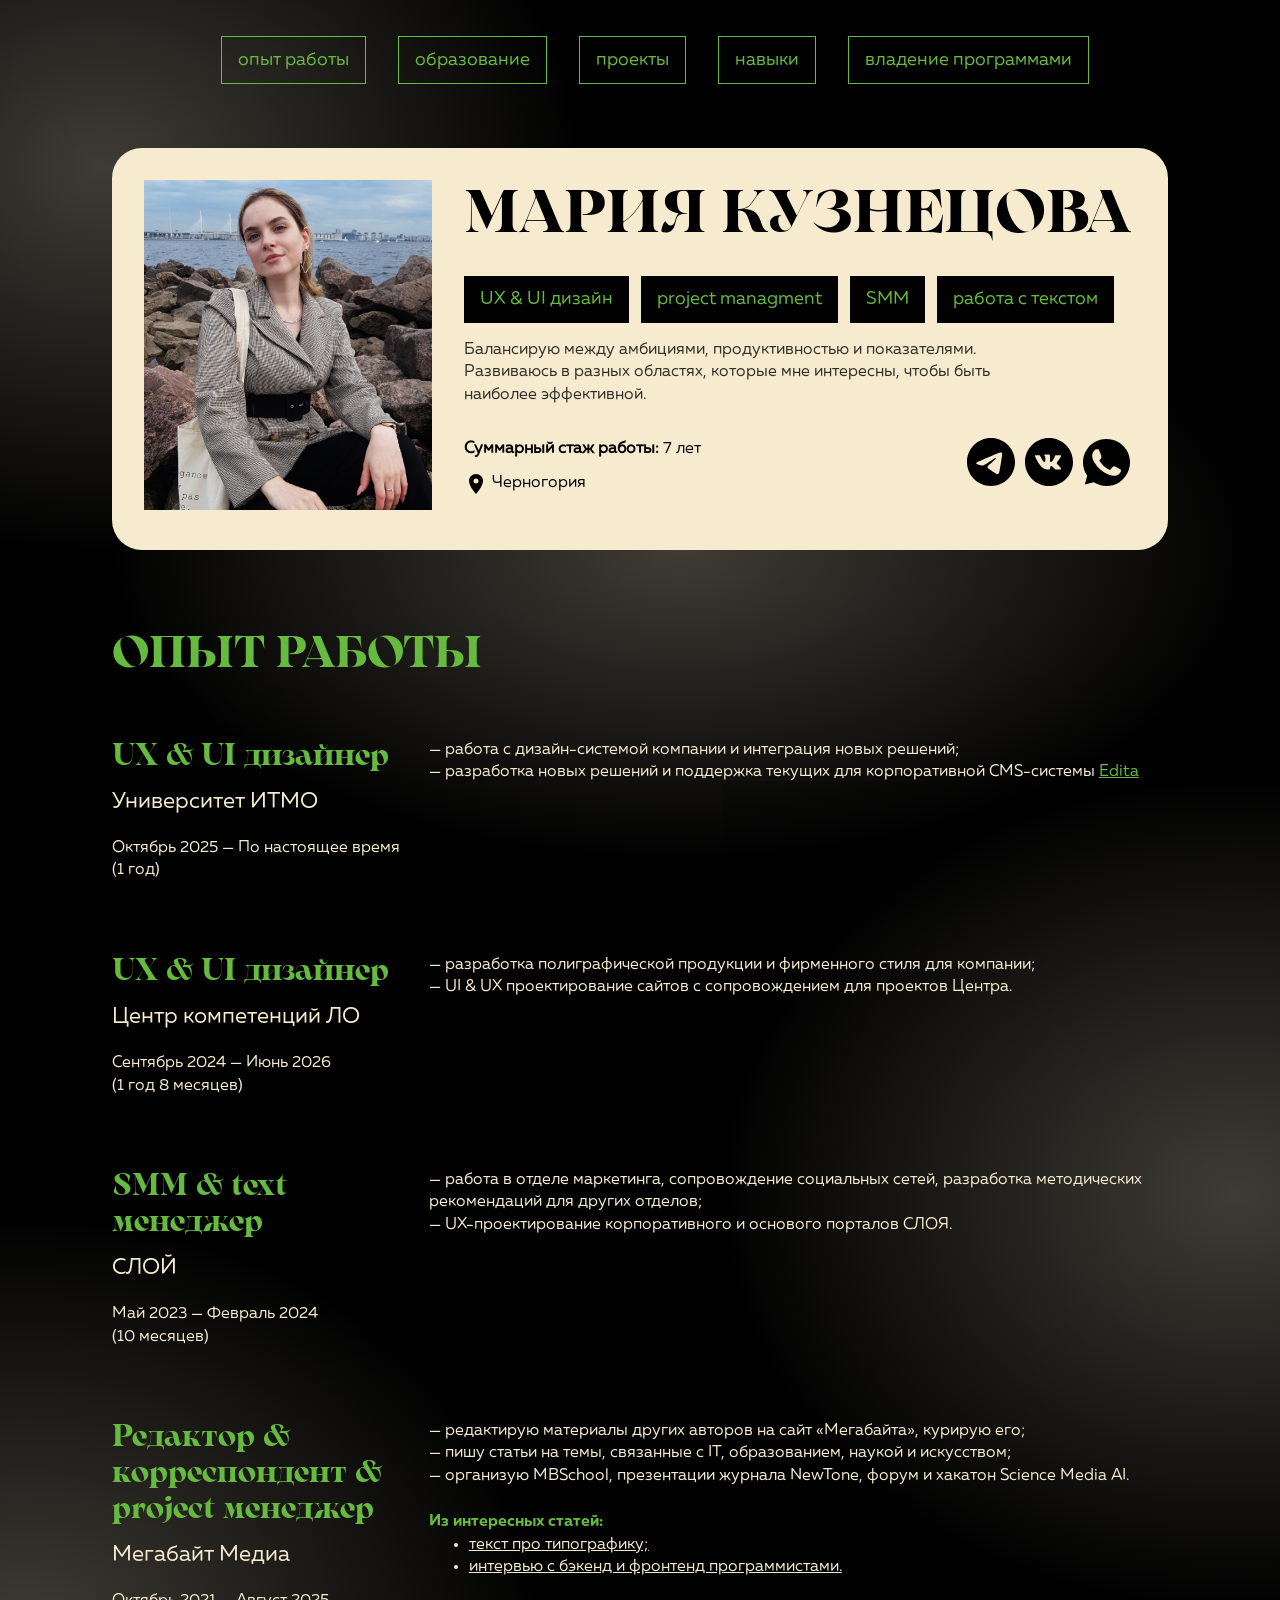
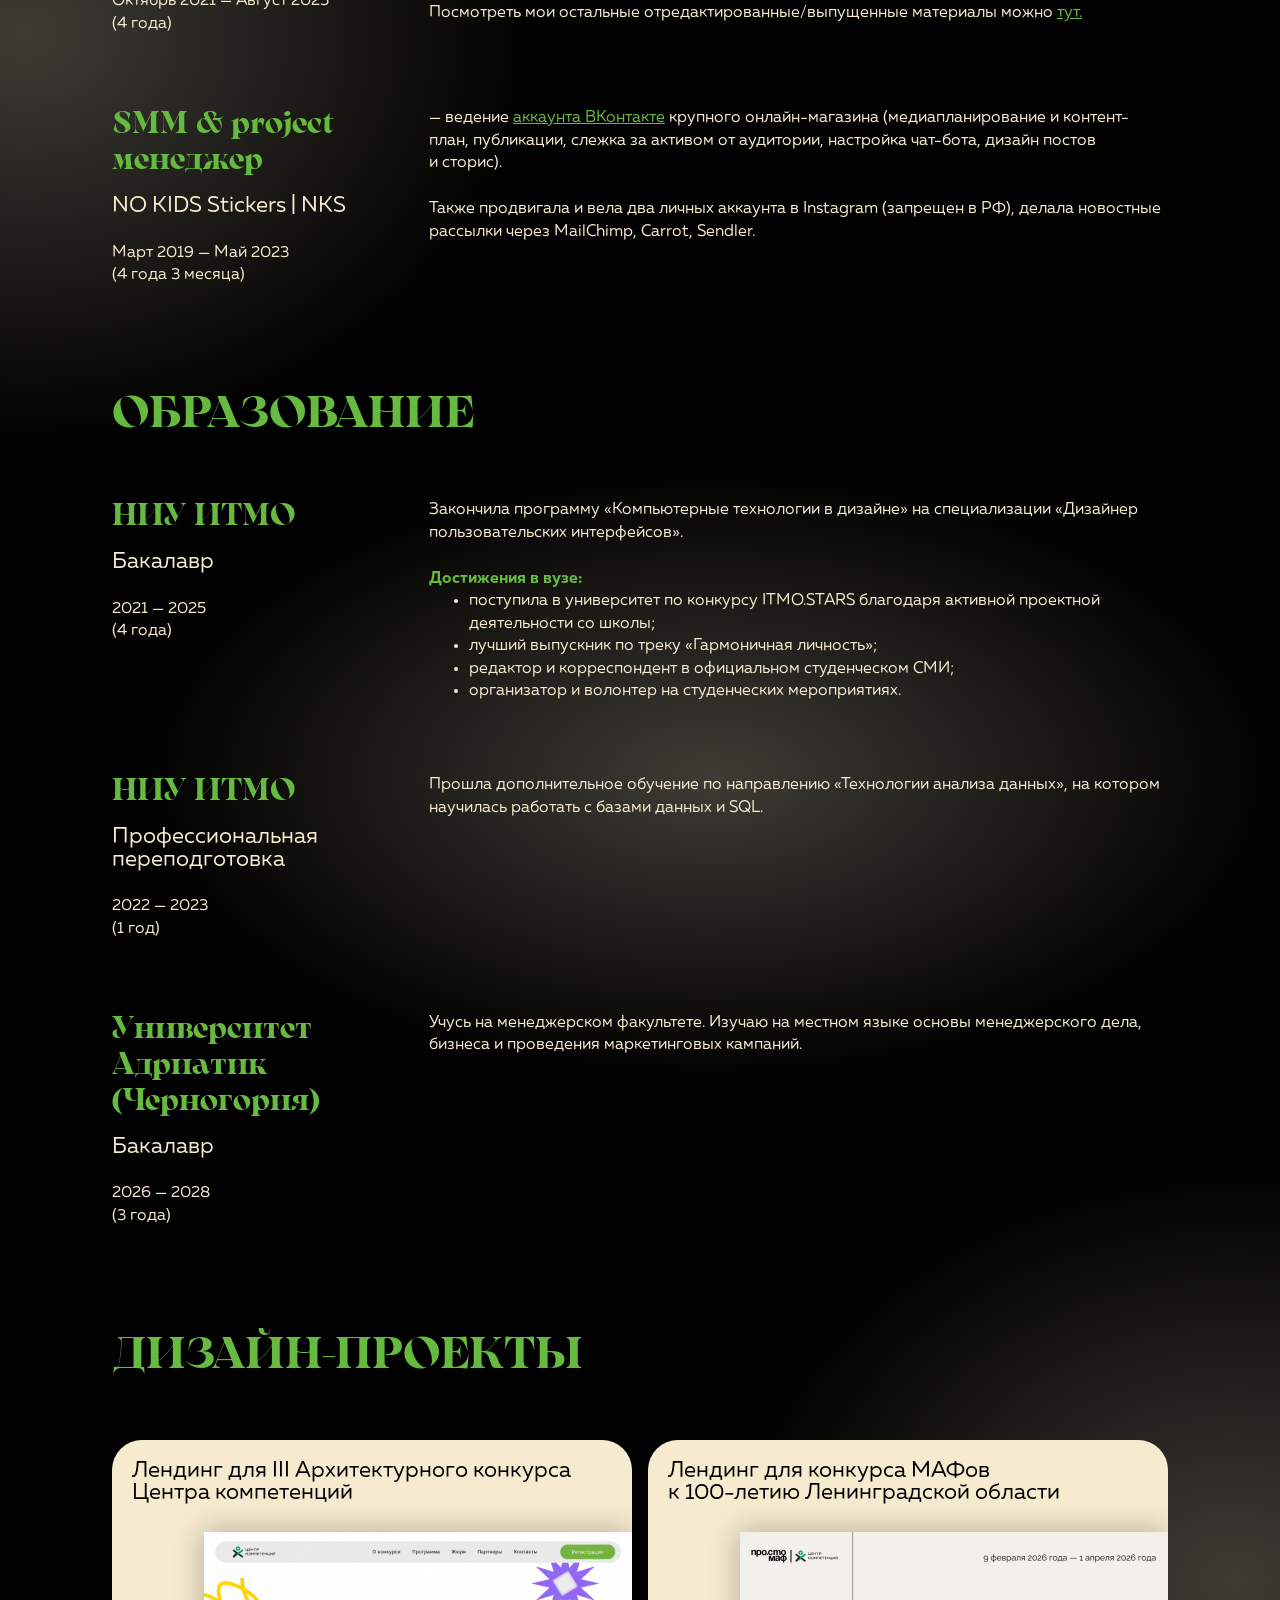
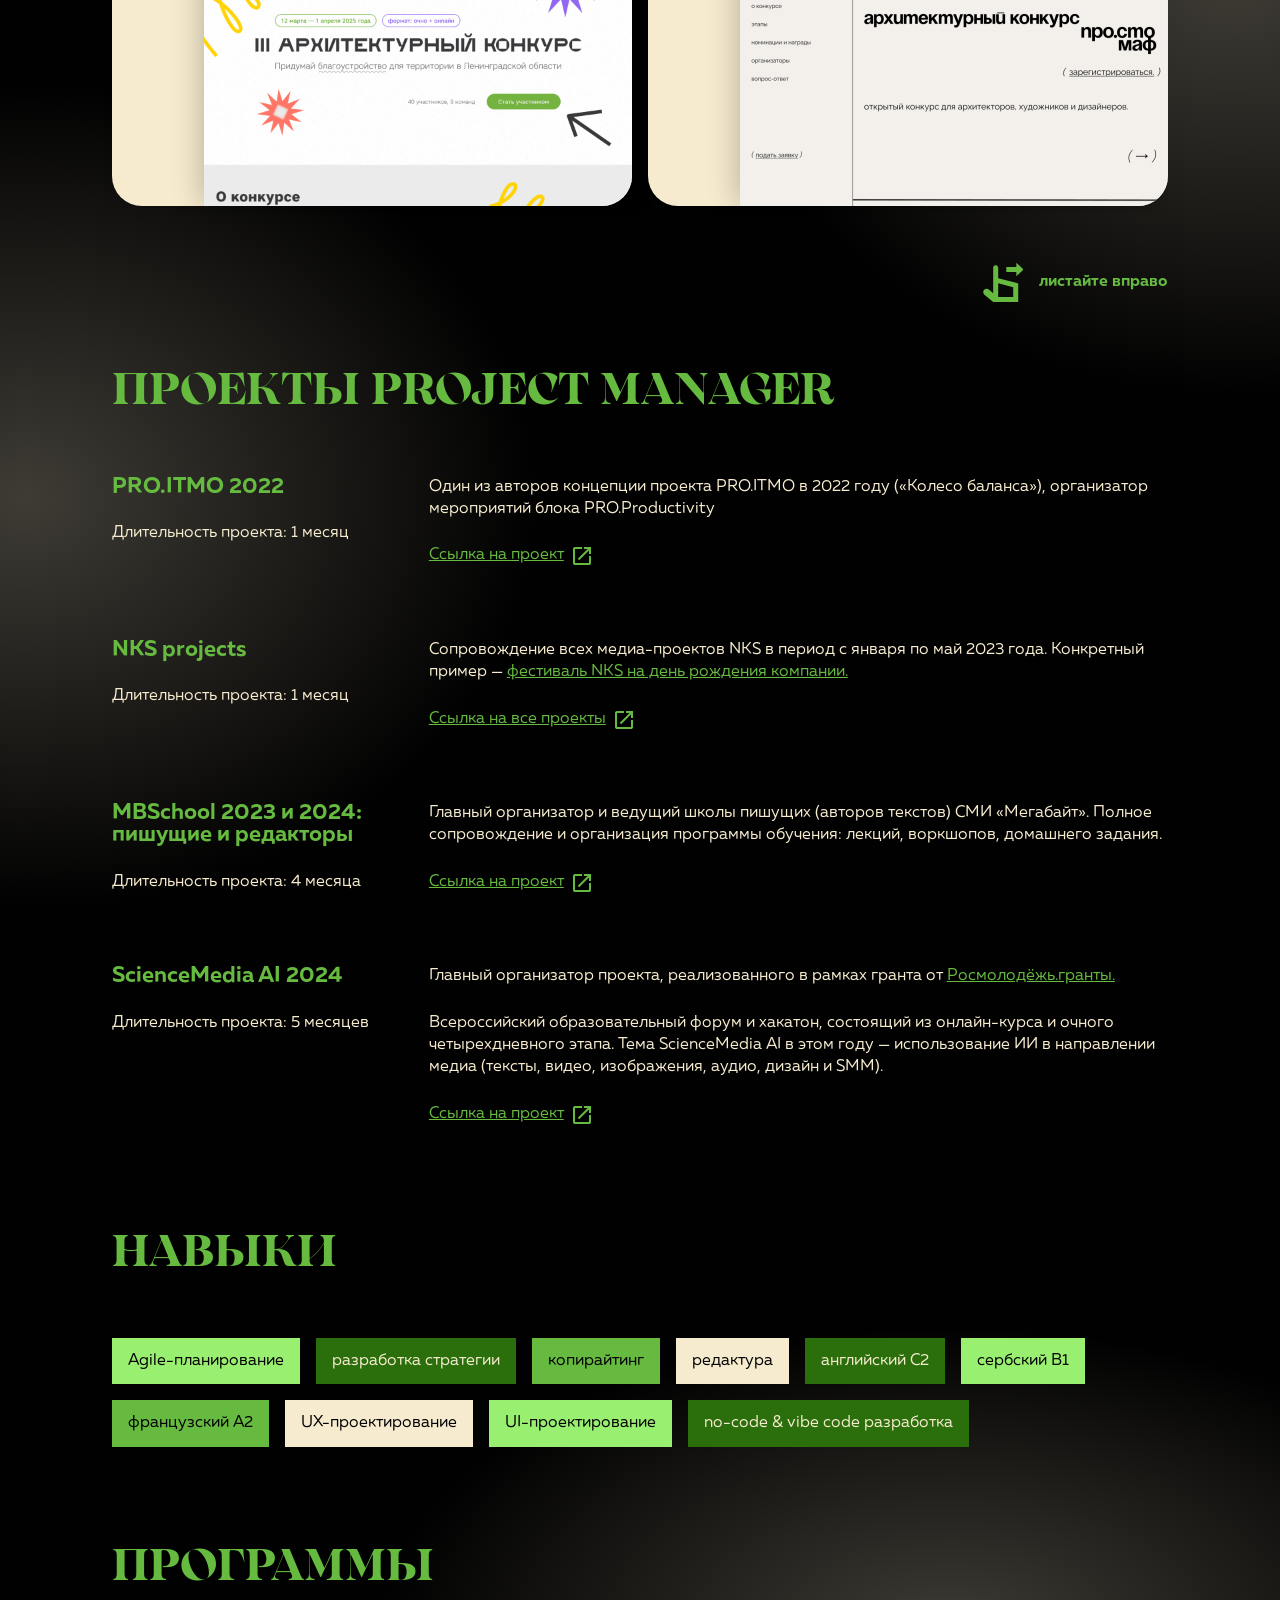
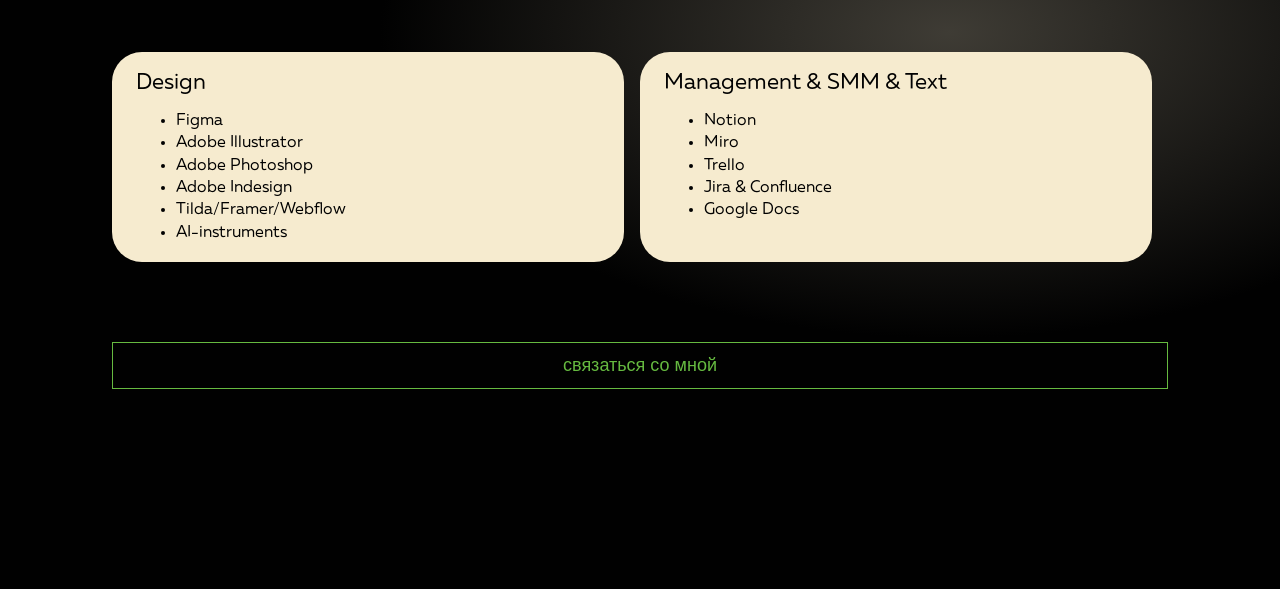
<file: index.html>
<!DOCTYPE html>
<html lang="rus">
<head>
    <meta charset="UTF-8">
    <meta name="viewport" content="width=device-width, initial-scale=1.0">
    <title>Kuznetsova CV</title>
    <link rel="stylesheet" href="style.css">
</head>
<body>
    <header>
        <nav>
            <ul>
                <li><a href="#experience">опыт работы</a></li>
                <li><a href="#studying">образование</a></li>
                <li><a href="#designs">проекты</a></li>
                <li><a href="#skills">навыки</a></li>
                <li><a href="#programms">владение программами</a></li>
            </ul>
        </nav>
        <svg id="bg1" width="601" height="594" viewBox="0 0 601 594" fill="none" xmlns="http://www.w3.org/2000/svg">
            <rect x="-423" y="-232" width="1024" height="826" fill="url(#paint0_radial_7_9)" fill-opacity="0.25"/>
            <defs>
            <radialGradient id="paint0_radial_7_9" cx="0" cy="0" r="1" gradientUnits="userSpaceOnUse" gradientTransform="translate(89 181) scale(512 413)">
            <stop stop-color="#F6EBCF"/>
            <stop offset="1" stop-color="#010101"/>
            </radialGradient>
            </defs>
        </svg>
    </header>
    <main>
        <article class="about">
            <picture class="avatar">
                <source srcset="./img/pic1x.jpg 1x, ./img/pic2x.jpg 2x, ./img/pic3x.jpg 3x" type="image/jpg">
                <source srcset="./img/pic1x.webp 1x, ./img/pic2x.webp 2x, ./img/pic3x.webp 3x" type="image/webp">
                <img src="./img/pic3x.jpg" alt="Аватар">
            </picture>
            <div class="about-right">
                <h1>МАРИЯ КУЗНЕЦОВА</h1>
                <ul>
                    <li>UX & UI дизайн</li>
                    <li>project managment</li>
                    <li>SMM</li>
                    <li>работа с текстом</li>
                </ul>
                <p class="secondary">Балансирую между амбициями, продуктивностью и показателями. <br> Развиваюсь в&nbsp;разных областях, которые мне интересны, чтобы быть наиболее эффективной. </p>
                <div class="contacts">
                    <div class="contact-sleft">
                        <p><b>Суммарный стаж работы: </b>7 лет</p>
                        <div class="location">
                            <svg class="local" width="24" height="24" viewBox="0 0 24 24" fill="none" xmlns="http://www.w3.org/2000/svg">
                                <path d="M12 11.5C11.337 11.5 10.7011 11.2366 10.2322 10.7678C9.76339 10.2989 9.5 9.66304 9.5 9C9.5 8.33696 9.76339 7.70107 10.2322 7.23223C10.7011 6.76339 11.337 6.5 12 6.5C12.663 6.5 13.2989 6.76339 13.7678 7.23223C14.2366 7.70107 14.5 8.33696 14.5 9C14.5 9.3283 14.4353 9.65339 14.3097 9.95671C14.1841 10.26 13.9999 10.5356 13.7678 10.7678C13.5356 10.9999 13.26 11.1841 12.9567 11.3097C12.6534 11.4353 12.3283 11.5 12 11.5ZM12 2C10.1435 2 8.36301 2.7375 7.05025 4.05025C5.7375 5.36301 5 7.14348 5 9C5 14.25 12 22 12 22C12 22 19 14.25 19 9C19 7.14348 18.2625 5.36301 16.9497 4.05025C15.637 2.7375 13.8565 2 12 2Z" fill="#010101"/>
                            </svg>
                            <p>Черногория</p>
                        </div>
                    </div>
                    <div class="socials">
                        <a href="https://t.me/kuznemash"><svg width="48" height="48" viewBox="0 0 48 48" fill="none" xmlns="http://www.w3.org/2000/svg">
                            <g clip-path="url(#clip0_5_32)">
                            <path class="icon" d="M24 0C10.752 0 0 10.752 0 24C0 37.248 10.752 48 24 48C37.248 48 48 37.248 48 24C48 10.752 37.248 0 24 0ZM35.136 16.32C34.776 20.112 33.216 29.328 32.424 33.576C32.088 35.376 31.416 35.976 30.792 36.048C29.4 36.168 28.344 35.136 27 34.248C24.888 32.856 23.688 31.992 21.648 30.648C19.272 29.088 20.808 28.224 22.176 26.832C22.536 26.472 28.68 20.88 28.8 20.376C28.8167 20.2997 28.8145 20.2204 28.7935 20.1451C28.7726 20.0698 28.7337 20.0008 28.68 19.944C28.536 19.824 28.344 19.872 28.176 19.896C27.96 19.944 24.6 22.176 18.048 26.592C17.088 27.24 16.224 27.576 15.456 27.552C14.592 27.528 12.96 27.072 11.736 26.664C10.224 26.184 9.048 25.92 9.144 25.08C9.192 24.648 9.792 24.216 10.92 23.76C17.928 20.712 22.584 18.696 24.912 17.736C31.584 14.952 32.952 14.472 33.864 14.472C34.056 14.472 34.512 14.52 34.8 14.76C35.04 14.952 35.112 15.216 35.136 15.408C35.112 15.552 35.16 15.984 35.136 16.32Z" fill="#010101"/>
                            </g>
                            <defs>
                            <clipPath id="clip0_5_32">
                            <rect width="48" height="48" fill="white"/>
                            </clipPath>
                            </defs>
                        </svg></a>
                        <a href="https://vk.com/mytea3"><svg width="48" height="48" viewBox="0 0 48 48" fill="none" xmlns="http://www.w3.org/2000/svg">
                                <g clip-path="url(#clip0_5_30)">
                                <path class="icon" d="M24 0C10.745 0 0 10.745 0 24C0 37.255 10.745 48 24 48C37.255 48 48 37.255 48 24C48 10.745 37.255 0 24 0ZM33.23 27.0775C33.23 27.0775 35.3525 29.1725 35.875 30.145C35.89 30.1667 35.8992 30.1833 35.9025 30.195C36.1142 30.55 36.1667 30.8308 36.06 31.0375C35.885 31.3825 35.285 31.5525 35.08 31.5675H31.33C31.07 31.5675 30.525 31.5 29.865 31.045C29.3575 30.69 28.8575 30.1075 28.37 29.54C27.6425 28.695 27.0125 27.965 26.3775 27.965C26.2968 27.9646 26.2166 27.9773 26.14 28.0025C25.66 28.1575 25.045 28.8425 25.045 30.6675C25.045 31.2375 24.595 31.565 24.2775 31.565H22.56C21.975 31.565 18.9275 31.36 16.2275 28.5125C12.9225 25.025 9.9475 18.03 9.9225 17.965C9.735 17.5125 10.1225 17.27 10.545 17.27H14.3325C14.8375 17.27 15.0025 17.5775 15.1175 17.85C15.2525 18.1675 15.7475 19.43 16.56 20.85C17.8775 23.165 18.685 24.105 19.3325 24.105C19.4539 24.1036 19.5732 24.0727 19.68 24.015C20.525 23.545 20.3675 20.5325 20.33 19.9075C20.33 19.79 20.3275 18.56 19.895 17.97C19.585 17.5425 19.0575 17.38 18.7375 17.32C18.867 17.1413 19.0377 16.9964 19.235 16.8975C19.815 16.6075 20.86 16.565 21.8975 16.565H22.475C23.6 16.58 23.89 16.6525 24.2975 16.755C25.1225 16.9525 25.14 17.485 25.0675 19.3075C25.045 19.825 25.0225 20.41 25.0225 21.1L25.015 21.58C24.99 22.5075 24.96 23.56 25.615 23.9925C25.6995 24.0482 25.7988 24.077 25.9 24.075C26.1275 24.075 26.8125 24.075 28.6675 20.8925C29.2375 19.8671 29.7345 18.8028 30.155 17.7075C30.1925 17.6425 30.3025 17.4425 30.4325 17.365C30.5295 17.3189 30.6352 17.2942 30.7425 17.2925H35.195C35.68 17.2925 36.0125 17.365 36.075 17.5525C36.185 17.85 36.055 18.7575 34.0225 21.51L33.115 22.7075C31.2725 25.1225 31.2725 25.245 33.23 27.0775Z" fill="#010101"/>
                                </g>
                                <defs>
                                <clipPath id="clip0_5_30">
                                <rect width="48" height="48" fill="white"/>
                                </clipPath>
                                </defs>
                        </svg></a>
                        <a href="https://wa.me/79817379375"><svg width="48" height="48" viewBox="0 0 48 48" fill="none" xmlns="http://www.w3.org/2000/svg">
                                    <path class="icon" d="M43.4764 11.8776C36.4568 0.995549 22.0818 -2.22876 10.9646 4.52214C0.116146 11.273 -3.37686 25.9839 3.64273 36.8324L4.21371 37.7057L1.86265 46.5053L10.6623 44.1543L11.5356 44.7252C15.3309 46.774 19.462 47.9495 23.5596 47.9495C27.9594 47.9495 32.3592 46.774 36.1545 44.423C47.003 37.3698 50.2273 22.9612 43.4764 11.8104V11.8776ZM37.33 34.5149C36.1545 36.2614 34.6767 37.437 32.6279 37.7392C31.4524 37.7392 29.9746 38.3102 24.1305 35.9927C19.1597 33.6417 15.0286 29.8128 12.1065 25.413C10.36 23.3642 9.45321 20.7109 9.18452 18.0575C9.18452 15.7065 10.0578 13.6577 11.5356 12.1799C12.1065 11.6089 12.7111 11.3066 13.2821 11.3066H14.7599C15.3309 11.3066 15.9354 11.3066 16.2377 12.4822C16.8087 13.96 18.2865 17.4865 18.2865 17.7888C18.5887 18.0911 18.4544 20.3414 17.1109 21.6177C16.372 22.4574 16.2377 22.4909 16.54 23.0955C17.7155 24.842 19.1933 26.6221 20.6375 28.0999C22.384 29.5777 24.1641 30.7532 26.2129 31.6265C26.7839 31.9288 27.3884 31.9288 27.6907 31.3242C27.993 30.7532 29.4372 29.2754 30.0418 28.6709C30.6127 28.0999 30.915 28.0999 31.5196 28.3686L36.2217 30.7196C36.7927 31.0219 37.3972 31.2906 37.6995 31.5929C38.0018 32.4661 38.0018 33.6417 37.3972 34.5149H37.33Z" fill="#010101"/>
                        </svg></a>
                    </div>
                </div>
            </div>
        </article>
        <svg id="bg2" width="1138" height="611" viewBox="0 0 1138 611" fill="none" xmlns="http://www.w3.org/2000/svg">
            <rect width="1138" height="611" fill="url(#paint0_radial_7_8)" fill-opacity="0.25"/>
            <defs>
            <radialGradient id="paint0_radial_7_8" cx="0" cy="0" r="1" gradientUnits="userSpaceOnUse" gradientTransform="translate(569 305.5) scale(569 305.5)">
            <stop stop-color="#F6EBCF"/>
            <stop offset="1" stop-color="#010101"/>
            </radialGradient>
            </defs>
        </svg>
        <article id="experience">
            <h2>ОПЫТ РАБОТЫ</h2>
            <section class="work">
                <div class="work-left">
                    <h3>UX & UI дизайнер</h3>
                    <h4>Университет ИТМО</h4>
                    <p class="small">
                        Октябрь 2025 — По настоящее время<br>(1 год)
                    </p>
                </div>
                <div class="work-right">
                    <p>— работа с дизайн-системой компании и интеграция новых решений;<br>— разработка новых решений и поддержка текущих для корпоративной CMS-системы <a href="https://edita.itmo.ru/ru">Edita</a></p>
                </div>
            </section>
            <section class="work">
                <div class="work-left">
                    <h3>UX & UI дизайнер</h3>
                    <h4>Центр компетенций ЛО</h4>
                    <p class="small">
                        Сентябрь 2024 — Июнь 2026<br>(1 год 8 месяцев)
                    </p>
                </div>
                <div class="work-right">
                    <p>— разработка полиграфической продукции и фирменного стиля для компании;<br>— UI & UX проектирование сайтов с сопровождением для проектов Центра.</p>
                </div>
            </section>
            <section class="work">
                <div class="work-left">
                    <h3>SMM & text менеджер</h3>
                    <h4>СЛОЙ</h4>
                    <p class="small">
                        Май 2023 — Февраль 2024<br>(10 месяцев)
                    </p>
                </div>
                <div class="work-right">
                    <p>— работа в отделе маркетинга, сопровождение социальных сетей, разработка методических рекомендаций для других отделов;<br>— UX-проектирование корпоративного и основого порталов СЛОЯ.</p>
                </div>
            </section>
            <section class="work">
                <div class="work-left">
                    <h3>Редактор & корреспондент & project менеджер</h3>
                    <h4>Мегабайт Медиа</h4>
                    <p class="small">
                        Октябрь 2021 — Август 2025 <br> (4 года)
                    </p>
                </div>
                <div class="work-right">
                    <p>— редактирую материалы других авторов на сайт «Мегабайта», курирую его; <br>— пишу статьи на темы, связанные с IT, образованием, наукой и искусством; <br>— организую MBSchool, презентации журнала NewTone, форум и хакатон Science Media AI.</p>
                    <span>Из интересных статей:</span>
                    <ul>
                        <li><a href="https://mbradio.ru/publication/4562">текст про типографику;</a></li>
                        <li><a href="https://mbradio.ru/publication/4595">интервью с бэкенд и фронтенд программистами.</a></li>
                    </ul>
                    <p>Посмотреть мои остальные отредактированные/выпущенные материалы можно <a href="https://mbradio.ru/authors/273">тут.</a></p>
                </div>
            </section>
            <section class="work">
                <div class="work-left">
                    <h3>SMM & project менеджер</h3>
                    <h4>NO KIDS Stickers | NKS</h4>
                    <p class="small">
                        Март 2019 — Май 2023 <br> (4 года 3 месяца)
                    </p>
                </div>
                <div class="work-right">
                    <p>— ведение <a href="https://vk.com/no_kids_stickers">аккаунта ВКонтакте</a> крупного онлайн-магазина (медиапланирование и контент-план, публикации, слежка за активом от аудитории, настройка чат-бота, дизайн постов и сторис).</p>
                    <p>Также продвигала и вела два личных аккаунта в Instagram (запрещен в РФ), делала новостные рассылки через MailChimp, Carrot, Sendler.</p>
                </div>
            </section>
            <svg id="bg3" width="557" height="826" viewBox="0 0 557 826" fill="none" xmlns="http://www.w3.org/2000/svg">
                <rect width="1024" height="826" fill="url(#paint0_radial_7_10)" fill-opacity="0.25"/>
                <defs>
                <radialGradient id="paint0_radial_7_10" cx="0" cy="0" r="1" gradientUnits="userSpaceOnUse" gradientTransform="translate(512 413) scale(512 413)">
                <stop stop-color="#F6EBCF"/>
                <stop offset="1" stop-color="#010101"/>
                </radialGradient>
                </defs>
            </svg>
            <svg id="bg4" width="537" height="826" viewBox="0 0 537 826" fill="none" xmlns="http://www.w3.org/2000/svg">
                <rect x="-487" width="1024" height="826" fill="url(#paint0_radial_7_11)" fill-opacity="0.25"/>
                <defs>
                <radialGradient id="paint0_radial_7_11" cx="0" cy="0" r="1" gradientUnits="userSpaceOnUse" gradientTransform="translate(25 413) scale(512 413)">
                <stop stop-color="#F6EBCF"/>
                <stop offset="1" stop-color="#010101"/>
                </radialGradient>
                </defs>
            </svg>
        </article>
        <article id="studying">
            <h2>ОБРАЗОВАНИЕ</h3>
                <section class="work">
                    <div class="work-left">
                        <h3>НИУ ИТМО</h3>
                        <h4>Бакалавр</h4>
                        <p class="small">
                            2021 — 2025<br>(4 года)
                        </p>
                    </div>
                    <div class="work-right">
                        <p>Закончила программу «Компьютерные технологии в дизайне» на специализации «Дизайнер пользовательских интерфейсов».</p>
                        <span>Достижения в вузе:</span>
                        <ul>
                            <li>поступила в университет по конкурсу ITMO.STARS благодаря активной проектной деятельности со школы;</li>
                            <li>лучший выпускник по треку «Гармоничная личность»;</li>
                            <li>редактор и корреспондент в официальном студенческом СМИ;</li>
                            <li>организатор и волонтер на студенческих мероприятиях.</li>
                        </ul>
                    </div>
                </section>
                <section class="work">
                    <div class="work-left">
                        <h3>НИУ ИТМО</h3>
                        <h4>Профессиональная переподготовка</h4>
                        <p class="small">
                            2022 — 2023<br>(1 год)
                        </p>
                    </div>
                    <div class="work-right">
                        <p>Прошла дополнительное обучение по направлению «Технологии анализа данных», на котором научилась работать с базами данных и SQL.</p>
                    </div>
                </section>
                <section class="work">
                    <div class="work-left">
                        <h3>Университет Адриатик (Черногория)</h3>
                        <h4>Бакалавр</h4>
                        <p class="small">
                            2026 — 2028<br>(3 года)
                        </p>
                    </div>
                    <div class="work-right">
                        <p>Учусь на менеджерском факультете. Изучаю на местном языке основы менеджерского дела, бизнеса и проведения маркетинговых кампаний.</p>
                    </div>
                </section>
        </article>
        
        <article id="designs">
            <h2>ДИЗАЙН-ПРОЕКТЫ</h2>
            <section class="slider">
                <a class="card-button" href="./architect.html">
                    <div class="card">
                        <div class="card-head">
                            <h4>Лендинг для III Архитектурного конкурса Центра компетенций </h4>
                        </div>
                        <img src="./img/architect.png" alt="SMTC"> 
                    </div>
                </a>
                <a class="card-button" href="./prostomaf.html">
                    <div class="card">
                        <div class="card-head">
                            <h4>Лендинг для конкурса МАФов <br>к 100-летию Ленинградской области</h4>
                        </div>
                        <img src="./img/prostomaf.png" alt="SMTC"> 
                    </div>
                </a>
                <a class="card-button" href="./abit.html">
                    <div class="card">
                        <div class="card-head">
                            <h4>Лендинг-квиз для сайта <br>абитуриентов ИТМО</h4>
                        </div>
                        <img src="./img/abit.png" alt="abit"> 
                    </div>
                </a>
                <a class="card-button" href="./mkb.html">
                    <div class="card">
                        <div class="card-head">
                            <h4>Лендинг для участников молодёжного конструкторского бюро (МКБ)</h4>
                        </div>
                        <img src="./img/mkb.png" alt="abit"> 
                    </div>
                </a>
                <a class="card-button" href="./photonics.html">
                    <div class="card">
                        <div class="card-head">
                            <h4>Сайт для института фотоники <br>Университета ИТМО</h4>
                        </div>
                        <img src="./img/photonics.png" alt="photonics"> 
                    </div>
                </a>
                <a class="card-button" href="./touristic.html">
                <div class="card">
                    <div class="card-head">
                        <h4>Туристический портал города<br>Новая Ладога</h4>
                    </div>
                    <img src="./img/ladoga3x.png" alt="ladoga"> 
                </div>
                </a>
                <a class="card-button" href="./ivangorod.html">
                <div class="card">
                    <div class="card-head">
                        <h4>Туристический портал <br>Ивангорода</h4>
                    </div>
                    <img src="./img/ivangorod.png" alt="ivangorod"> 
                </div>
                </a>
                <a class="card-button" href="./CK.html">
                    <div class="card">
                        <div class="card-head">
                            <h4>Сайт Центра компетенций<br>ЛО</h4>
                        </div>
                        <img src="./img/ck3x.png" alt="ck"> 
                    </div>
                </a>
                <a class="card-button" href="./SMTC.html">
                    <div class="card">
                        <div class="card-head">
                            <h4>Сайт строительной <br>компании SMTC (UX & UI)</h4>
                        </div>
                        <img src="./img/smtc3x.png" alt="SMTC"> 
                    </div>
                </a>
                <a class="card-button" href="./sloy.html">
                    <div class="card">
                        <div class="card-head">
                            <h4>Корпоративный портал <br>пекарни СЛОЙ (UX)</h4>
                            
                        </div>
                        <img src="./img/sloy3x.png" alt="Слой">   
                    </div>
                </a>
                <a class="card-button" href="./megabyte.html">
                    <div class="card">
                        <div class="card-head">
                            <h4>Сайт студенческого <br>СМИ «Мегабайт»</h4>
                        </div>
                        <img src="./img/megabyte3x.png" alt="megabyte"> 
                    </div>
                </a>
                <a class="card-button" href="./ds-mbradio.html">
                    <div class="card">
                        <div class="card-head">
                            <h4>Дизайн-система студенческого СМИ «Мегабайт»</h4>
                        </div>
                        <img src="./img/ds.png" alt="ds-mbradio"> 
                    </div>
                </a>
            </section>
            <div class="swipe">
                <svg class="swipe-icon" width="40" height="40" viewBox="0 0 40 40" fill="none" xmlns="http://www.w3.org/2000/svg">
                    <g clip-path="url(#clip0_52_11)">
                    <path d="M39.5667 8.54658L33.3333 14.1666V9.99992H23.3333V4.99992H33.3333V0.833252L39.5667 6.45159C40.145 7.02992 40.145 7.96825 39.5667 8.54658ZM15.2083 16.1783L35.2083 21.3949V39.9782L10.2083 39.9933L1.43167 32.6749C-0.0116642 31.4716 -0.206664 29.3283 0.996669 27.8849C2.2 26.4416 4.34334 26.2466 5.78667 27.4499L10.1867 31.1532V5.82659C10.1867 4.30825 11.5183 3.10659 13.085 3.36159C14.3133 3.56159 15.2067 4.71492 15.2067 5.96159V16.1783H15.2083ZM15.2083 21.3449V35.0066L30.2083 34.9849V25.2583L15.2083 21.3449Z" fill="#66BA40"/>
                    </g>
                    <defs>
                    <clipPath id="clip0_52_11">
                    <rect width="40" height="40" fill="white"/>
                    </clipPath>
                    </defs>
                </svg>
                <p><span>листайте вправо</span></p>
            </div>
        </article>
        <svg id="bg5" width="1138" height="611" viewBox="0 0 1138 611" fill="none" xmlns="http://www.w3.org/2000/svg">
            <rect width="1138" height="611" fill="url(#paint0_radial_7_141)" fill-opacity="0.25"/>
            <defs>
            <radialGradient id="paint0_radial_7_141" cx="0" cy="0" r="1" gradientUnits="userSpaceOnUse" gradientTransform="translate(569 305.5) scale(569 305.5)">
            <stop stop-color="#F6EBCF"/>
            <stop offset="1" stop-color="#010101"/>
            </radialGradient>
            </defs>
        </svg>
        <article id="projects">
            <h2>ПРОЕКТЫ PROJECT MANAGER</h2>
            <section class="project">
                <div class="work-left">
                    <h4>PRO.ITMO 2022</h4>
                    <p class="small">
                        Длительность проекта: 1 месяц
                    </p>
                </div>
                <div class="work-right">
                    <p>Один из авторов концепции проекта PRO.ITMO в 2022 году («Колесо баланса»), организатор мероприятий блока PRO.Productivity</p>
                    <div class="project-link">
                        <p><a href="https://vk.com/pro.itmo">Ссылка на проект</a></p>
                        <a href="https://vk.com/pro.itmo"><svg width="24" height="24" viewBox="0 0 24 24" fill="none" xmlns="http://www.w3.org/2000/svg">
                            <path d="M14 3V5H17.59L7.76 14.83L9.17 16.24L19 6.41V10H21V3M19 19H5V5H12V3H5C4.46957 3 3.96086 3.21071 3.58579 3.58579C3.21071 3.96086 3 4.46957 3 5V19C3 19.5304 3.21071 20.0391 3.58579 20.4142C3.96086 20.7893 4.46957 21 5 21H19C19.5304 21 20.0391 20.7893 20.4142 20.4142C20.7893 20.0391 21 19.5304 21 19V12H19V19Z" fill="#66BA40"/>
                        </svg></a>
                    </div>
                </div>
            </section>
            <section class="project">
                <div class="work-left">
                    <h4>NKS projects</h4>
                    <p class="small">
                        Длительность проекта: 1 месяц
                    </p>
                </div>
                <div class="work-right">
                    <p>Сопровождение всех медиа-проектов NKS в период с января по май 2023 года. Конкретный пример — <a href="https://www.notion.so/NKS-c01b848a7db14f448eeddf74de5dddda">фестиваль NKS на день рождения компании.</a></p>
                    <div class="project-link">
                        <p><a href="https://amusing-harpymimus-a1d.notion.site/NKS-8f2eea7191844719bb7d27dc8d21e104">Ссылка на все проекты</a></p>
                        <a href="https://amusing-harpymimus-a1d.notion.site/NKS-8f2eea7191844719bb7d27dc8d21e104"><svg width="24" height="24" viewBox="0 0 24 24" fill="none" xmlns="http://www.w3.org/2000/svg">
                            <path d="M14 3V5H17.59L7.76 14.83L9.17 16.24L19 6.41V10H21V3M19 19H5V5H12V3H5C4.46957 3 3.96086 3.21071 3.58579 3.58579C3.21071 3.96086 3 4.46957 3 5V19C3 19.5304 3.21071 20.0391 3.58579 20.4142C3.96086 20.7893 4.46957 21 5 21H19C19.5304 21 20.0391 20.7893 20.4142 20.4142C20.7893 20.0391 21 19.5304 21 19V12H19V19Z" fill="#66BA40"/>
                        </svg></a>
                    </div>
                </div>
            </section>
            <section class="project">
                <div class="work-left">
                    <h4>MBSchool 2023 и 2024: пишущие и редакторы</h4>
                    <p class="small">
                        Длительность проекта: 4 месяца
                    </p>
                </div>
                <div class="work-right">
                    <p>Главный организатор и ведущий школы пишущих (авторов текстов) СМИ «Мегабайт». Полное сопровождение и организация программы обучения: лекций, воркшопов, домашнего задания.</p>
                    <div class="project-link">
                        <p><a href="https://vk.com/itmoglagol">Ссылка на проект</a></p>
                        <a href="https://vk.com/itmoglagol"><svg width="24" height="24" viewBox="0 0 24 24" fill="none" xmlns="http://www.w3.org/2000/svg">
                            <path d="M14 3V5H17.59L7.76 14.83L9.17 16.24L19 6.41V10H21V3M19 19H5V5H12V3H5C4.46957 3 3.96086 3.21071 3.58579 3.58579C3.21071 3.96086 3 4.46957 3 5V19C3 19.5304 3.21071 20.0391 3.58579 20.4142C3.96086 20.7893 4.46957 21 5 21H19C19.5304 21 20.0391 20.7893 20.4142 20.4142C20.7893 20.0391 21 19.5304 21 19V12H19V19Z" fill="#66BA40"/>
                        </svg></a>
                    </div>
                </div>
            </section>
            <section class="project">
                <div class="work-left">
                    <h4>ScienceMedia AI 2024</h4>
                    <p class="small">
                        Длительность проекта: 5 месяцев
                    </p>
                </div>
                <div class="work-right">
                    <p>Главный организатор проекта, реализованного в рамках гранта от <a href="https://fadm.gov.ru/directions/grant/"> Росмолодёжь.гранты.</a></p>
                    <p>Всероссийский образовательный форум и хакатон, состоящий из онлайн-курса и очного четырехдневного этапа. Тема ScienceMedia AI в этом году — использование ИИ в направлении медиа (тексты, видео, изображения, аудио, дизайн и SMM).</p>
                    <div class="project-link">
                        <p><a href="https://ai.mbradio.ru/">Ссылка на проект</a></p>
                        <a href="https://ai.mbradio.ru/"><svg width="24" height="24" viewBox="0 0 24 24" fill="none" xmlns="http://www.w3.org/2000/svg">
                            <path d="M14 3V5H17.59L7.76 14.83L9.17 16.24L19 6.41V10H21V3M19 19H5V5H12V3H5C4.46957 3 3.96086 3.21071 3.58579 3.58579C3.21071 3.96086 3 4.46957 3 5V19C3 19.5304 3.21071 20.0391 3.58579 20.4142C3.96086 20.7893 4.46957 21 5 21H19C19.5304 21 20.0391 20.7893 20.4142 20.4142C20.7893 20.0391 21 19.5304 21 19V12H19V19Z" fill="#66BA40"/>
                        </svg></a>
                    </div>
                </div>
            </section>
        </article>
        <svg id="bg6" width="557" height="826" viewBox="0 0 557 826" fill="none" xmlns="http://www.w3.org/2000/svg">
            <rect width="1024" height="826" fill="url(#paint0_radial_7_142)" fill-opacity="0.25"/>
            <defs>
            <radialGradient id="paint0_radial_7_142" cx="0" cy="0" r="1" gradientUnits="userSpaceOnUse" gradientTransform="translate(512 413) scale(512 413)">
            <stop stop-color="#F6EBCF"/>
            <stop offset="1" stop-color="#010101"/>
            </radialGradient>
            </defs>
        </svg>
        <svg id="bg7" width="537" height="826" viewBox="0 0 537 826" fill="none" xmlns="http://www.w3.org/2000/svg">
            <rect x="-487" width="1024" height="826" fill="url(#paint0_radial_7_143)" fill-opacity="0.25"/>
            <defs>
            <radialGradient id="paint0_radial_7_143" cx="0" cy="0" r="1" gradientUnits="userSpaceOnUse" gradientTransform="translate(25 413) scale(512 413)">
            <stop stop-color="#F6EBCF"/>
            <stop offset="1" stop-color="#010101"/>
            </radialGradient>
            </defs>
        </svg>
        <article id="skills">
            <h2>НАВЫКИ</h2>
            <section class="skills">
                <div class="light-green">Agile-планирование</div>
                <div class="dark-green">разработка стратегии</div>
                <div class="med-green">копирайтинг</div>
                <div class="bej">редактура</div>
                <div class="dark-green">английский С2</div>
                <div class="light-green">сербский B1</div>
                <div class="med-green">французский А2</div>
                <div class="bej">UX-проектирование</div>
                <div class="light-green">UI-проектирование</div>
                <div class="dark-green">no-code & vibe code разработка</div>
            </section>
        </article>
        <article id="programms">
            <h2>ПРОГРАММЫ</h2>
            <section class="programms">
                <div class="programm">
                    <h4>Design</h4>
                    <ul>
                        <li>Figma</li>
                        <li>Adobe Illustrator</li>
                        <li>Adobe Photoshop</li>
                        <li>Adobe Indesign</li>
                        <li>Tilda/Framer/Webflow</li>
                        <li>AI-instruments</li>
                    </ul>
                </div>
                <div class="programm">
                    <h4>Management & SMM & Text</h4>
                    <ul>
                        <li>Notion</li>
                        <li>Miro</li>
                        <li>Trello</li>
                        <li>Jira & Confluence</li>
                        <li>Google Docs</li>
                    </ul>
                </div>
            </section>
        </article>
        <form action="https://t.me/kuznemash" target="_blank">
            <button class="contact">связаться со мной</button>
        </form>
        <svg id="bg8" width="900" height="611" viewBox="0 0 900 611" fill="none" xmlns="http://www.w3.org/2000/svg">
            <rect width="1138" height="611" fill="url(#paint0_radial_7_267)" fill-opacity="0.25"/>
            <defs>
            <radialGradient id="paint0_radial_7_267" cx="0" cy="0" r="1" gradientUnits="userSpaceOnUse" gradientTransform="translate(569 305.5) scale(569 305.5)">
            <stop stop-color="#F6EBCF"/>
            <stop offset="1" stop-color="#010101"/>
            </radialGradient>
            </defs>
        </svg>            
    </main>
</body>
</html>
</file>
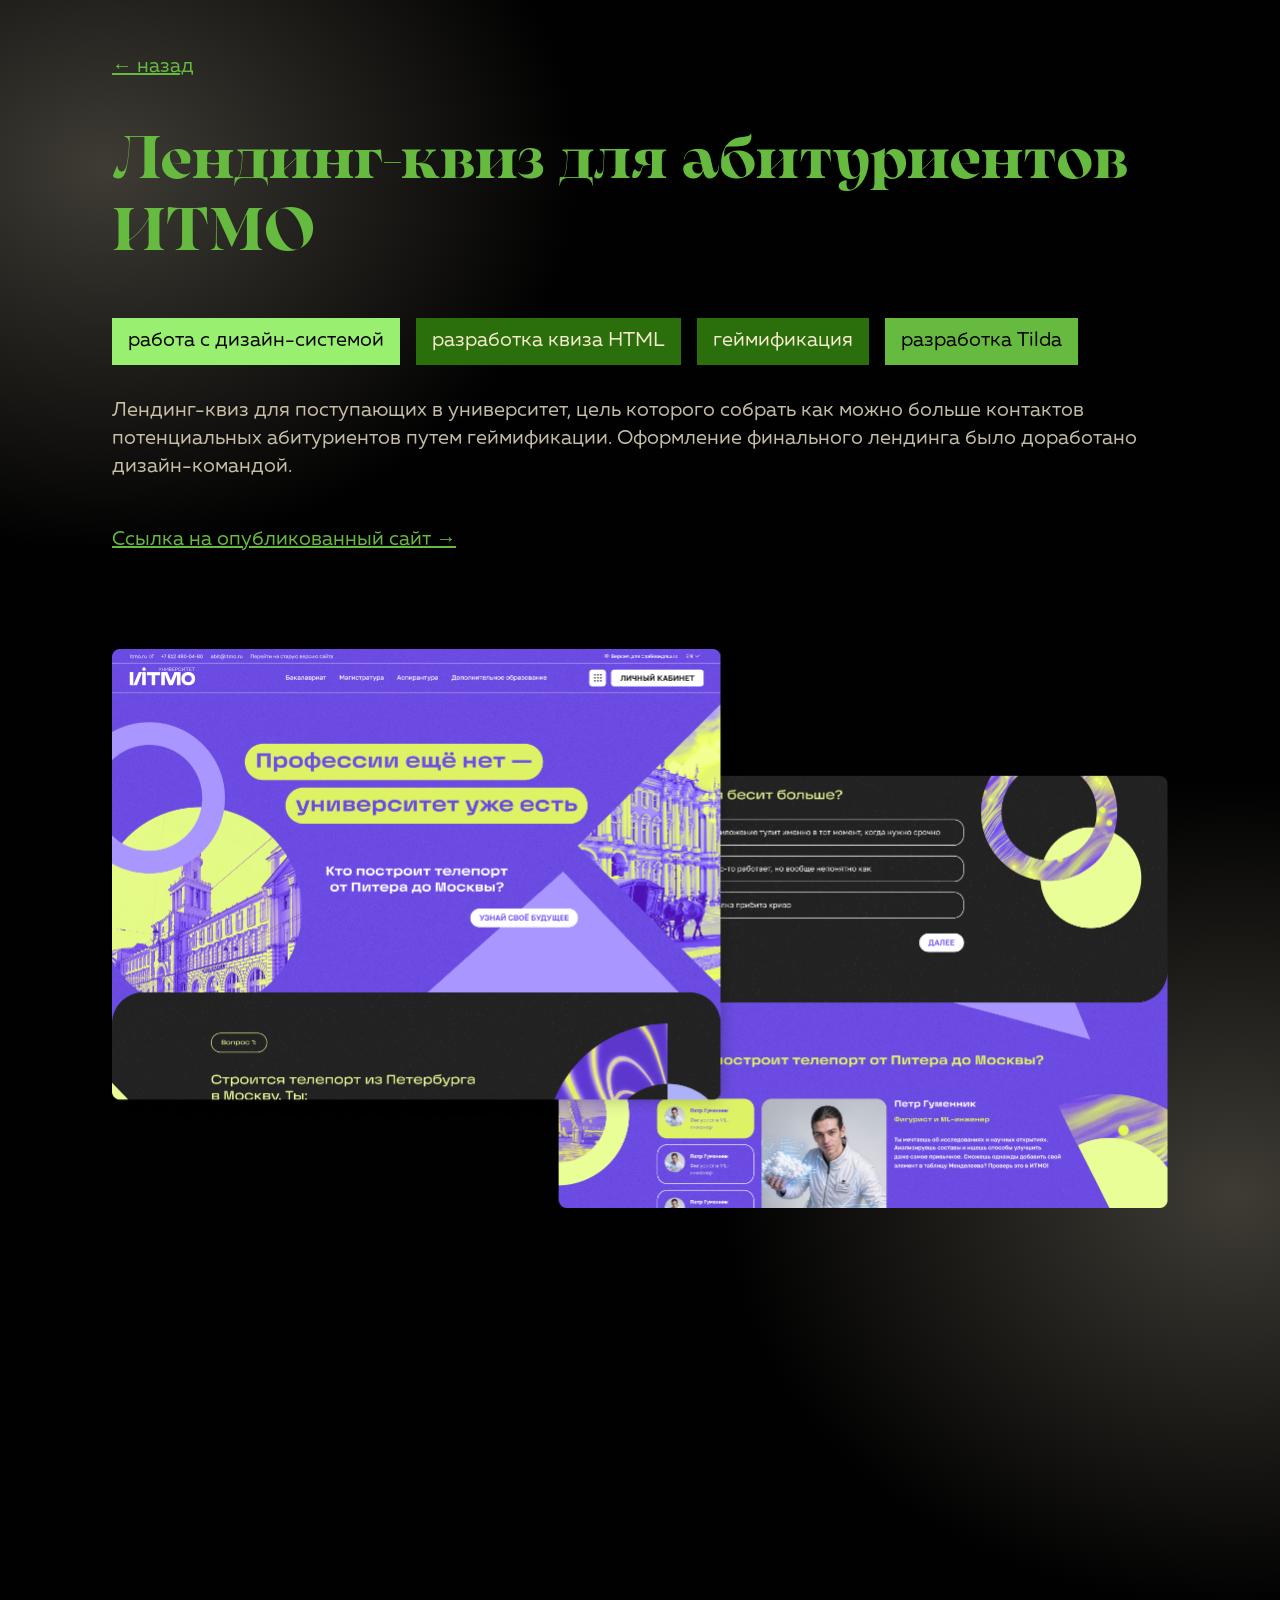
<file: abit.html>
<!DOCTYPE html>
<html lang="rus">
<head>
    <meta charset="UTF-8">
    <meta name="viewport" content="width=device-width, initial-scale=1.0">
    <title>Kuznetsova CV</title>
    <link rel="stylesheet" href="style.css">
</head>
<body>
    <main>

        <article class="des-about">
            <section>
                <a onclick="history.back()"> ← назад</a>
            </section>
            <h1 class="des-header">Лендинг-квиз для абитуриентов ИТМО</h1>
            <section class="skills">
                <div class="light-green">работа с дизайн-системой</div>
                <div class="dark-green">разработка квиза HTML</div>
                <div class="dark-green">геймификация</div>
                <div class="med-green">разработка Tilda</div>
            </section>
            <p class="secondary">Лендинг-квиз для поступающих в университет, цель которого собрать как можно больше контактов потенциальных абитуриентов путем геймификации. Оформление финального лендинга было доработано дизайн-командой.</p>
            <section class="links">
                <a href="https://abit.itmo.ru/future">Ссылка на опубликованный сайт → </a>
            </section>
            <img class="example" src="./img/Example_abit.png">
        </article>
        <svg id="bg1" width="601" height="594" viewBox="0 0 601 594" fill="none" xmlns="http://www.w3.org/2000/svg">
            <rect x="-423" y="-232" width="1024" height="826" fill="url(#paint0_radial_7_9)" fill-opacity="0.25"/>
            <defs>
            <radialGradient id="paint0_radial_7_9" cx="0" cy="0" r="1" gradientUnits="userSpaceOnUse" gradientTransform="translate(89 181) scale(512 413)">
            <stop stop-color="#F6EBCF"/>
            <stop offset="1" stop-color="#010101"/>
            </radialGradient>
            </defs>
        </svg>
        <svg id="bg3" width="557" height="826" viewBox="0 0 557 826" fill="none" xmlns="http://www.w3.org/2000/svg">
                <rect width="1024" height="826" fill="url(#paint0_radial_7_10)" fill-opacity="0.25"/>
                <defs>
                <radialGradient id="paint0_radial_7_10" cx="0" cy="0" r="1" gradientUnits="userSpaceOnUse" gradientTransform="translate(512 413) scale(512 413)">
                <stop stop-color="#F6EBCF"/>
                <stop offset="1" stop-color="#010101"/>
                </radialGradient>
                </defs>
        </svg>
          
    </main>
</body>
</html>
</file>
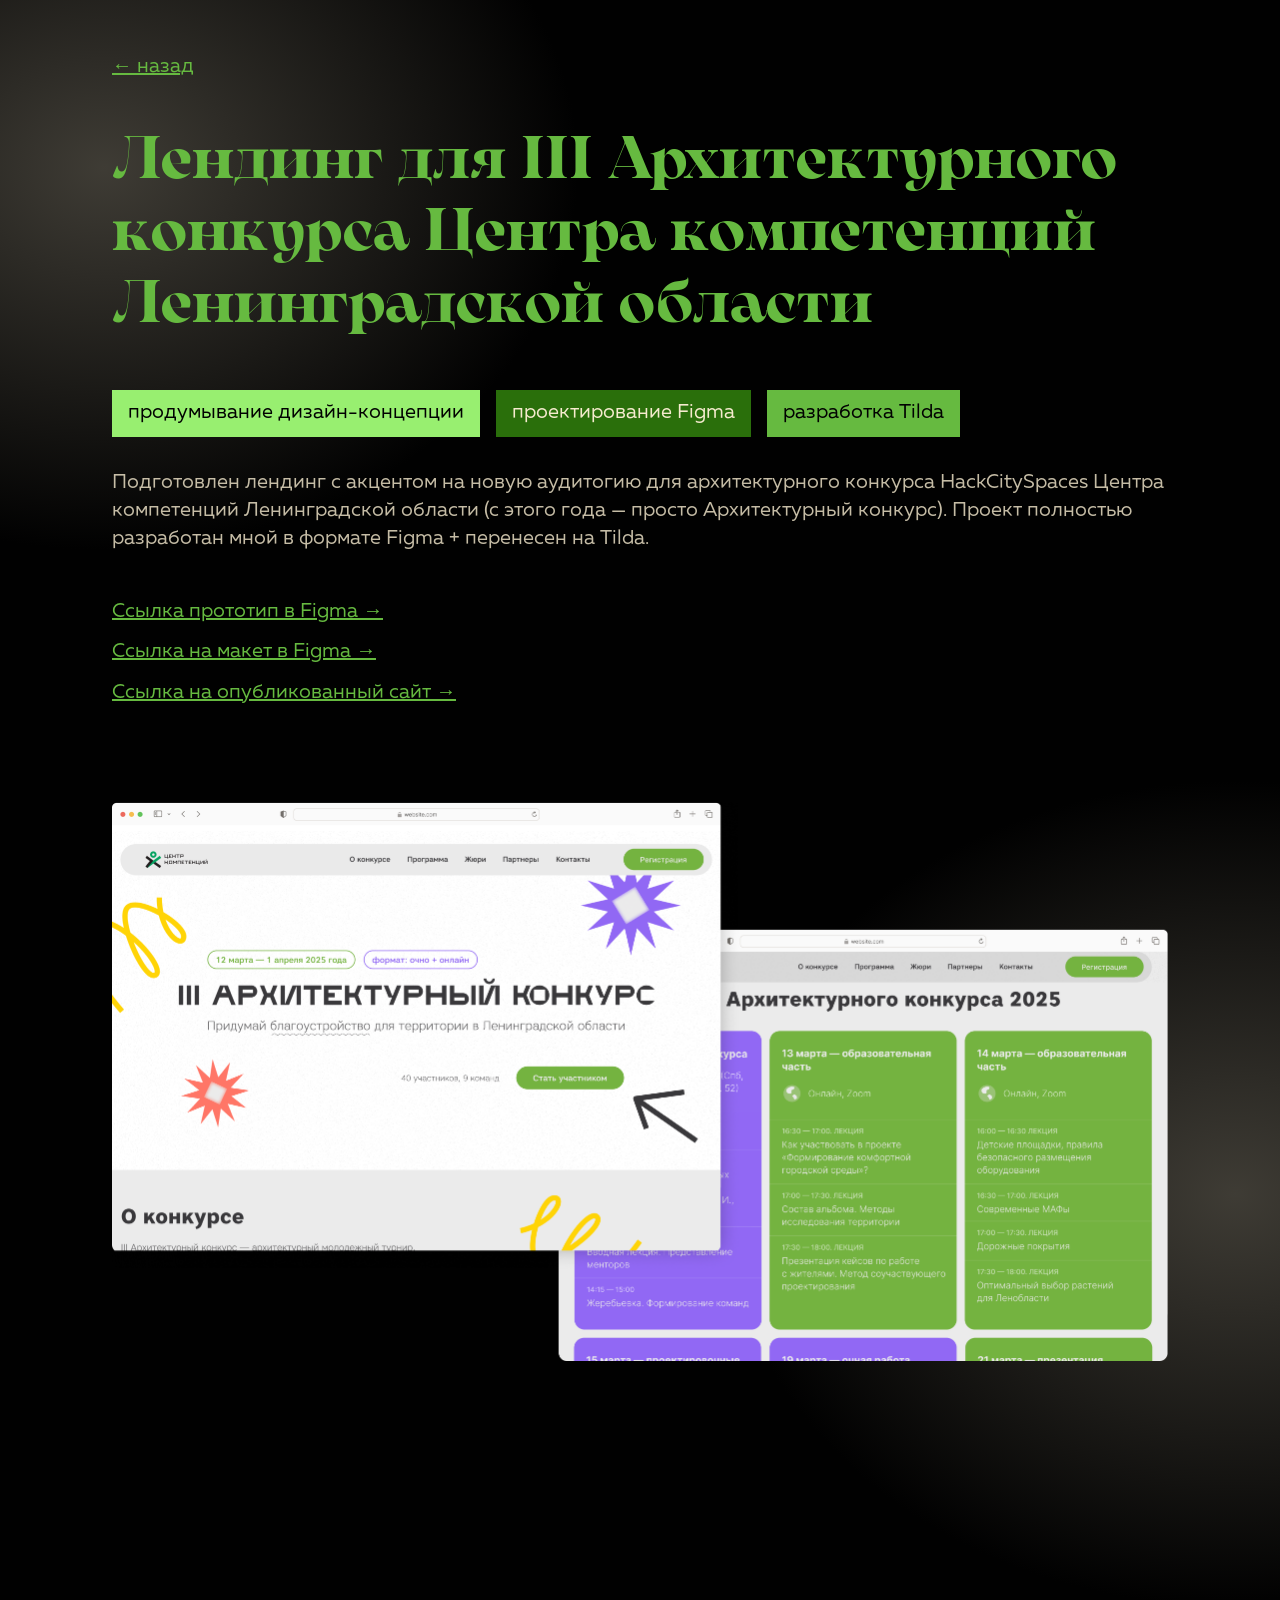
<file: architect.html>
<!DOCTYPE html>
<html lang="rus">
<head>
    <meta charset="UTF-8">
    <meta name="viewport" content="width=device-width, initial-scale=1.0">
    <title>Kuznetsova CV</title>
    <link rel="stylesheet" href="style.css">
</head>
<body>
    <main>

        <article class="des-about">
            <section>
                <a onclick="history.back()"> ← назад</a>
            </section>
            <h1 class="des-header">Лендинг для III Архитектурного конкурса Центра компетенций Ленинградской области</h1>
            <section class="skills">
                <div class="light-green">продумывание дизайн-концепции</div>
                <div class="dark-green">проектирование Figma</div>
                <div class="med-green">разработка Tilda</div>
            </section>
            <p class="secondary">Подготовлен лендинг с акцентом на новую аудитогию для архитектурного конкурса HackCitySpaces Центра компетенций Ленинградской области (с этого года — просто Архитектурный конкурс). Проект полностью разработан мной в формате Figma + перенесен на Tilda.</p>
            <section class="links">
                <a href="https://www.figma.com/proto/g6MIWah4vVCippoh3arewL/%D0%9E%D1%81%D0%BD%D0%BE%D0%B2%D0%BD%D0%BE%D0%B5?page-id=254%3A2&node-id=254-4&viewport=-33%2C279%2C0.13&t=rR2qOSUDd3Yaej5o-1&scaling=min-zoom&content-scaling=fixed">Ссылка прототип в Figma → </a> 
                <a href="https://www.figma.com/proto/g6MIWah4vVCippoh3arewL/%D0%9E%D1%81%D0%BD%D0%BE%D0%B2%D0%BD%D0%BE%D0%B5?page-id=254%3A2&node-id=294-38&viewport=96%2C45%2C0.22&t=MlwITILQc3oWhVQY-1&scaling=min-zoom&content-scaling=fixed">Ссылка на макет в Figma → </a>
                <a href="https://hackcityspaces.ru/">Ссылка на опубликованный сайт → </a>
            </section>
            <img class="example" src="./img/Example_landing.png">
        </article>
        <svg id="bg1" width="601" height="594" viewBox="0 0 601 594" fill="none" xmlns="http://www.w3.org/2000/svg">
            <rect x="-423" y="-232" width="1024" height="826" fill="url(#paint0_radial_7_9)" fill-opacity="0.25"/>
            <defs>
            <radialGradient id="paint0_radial_7_9" cx="0" cy="0" r="1" gradientUnits="userSpaceOnUse" gradientTransform="translate(89 181) scale(512 413)">
            <stop stop-color="#F6EBCF"/>
            <stop offset="1" stop-color="#010101"/>
            </radialGradient>
            </defs>
        </svg>
        <svg id="bg3" width="557" height="826" viewBox="0 0 557 826" fill="none" xmlns="http://www.w3.org/2000/svg">
                <rect width="1024" height="826" fill="url(#paint0_radial_7_10)" fill-opacity="0.25"/>
                <defs>
                <radialGradient id="paint0_radial_7_10" cx="0" cy="0" r="1" gradientUnits="userSpaceOnUse" gradientTransform="translate(512 413) scale(512 413)">
                <stop stop-color="#F6EBCF"/>
                <stop offset="1" stop-color="#010101"/>
                </radialGradient>
                </defs>
        </svg>
          
    </main>
</body>
</html>
</file>
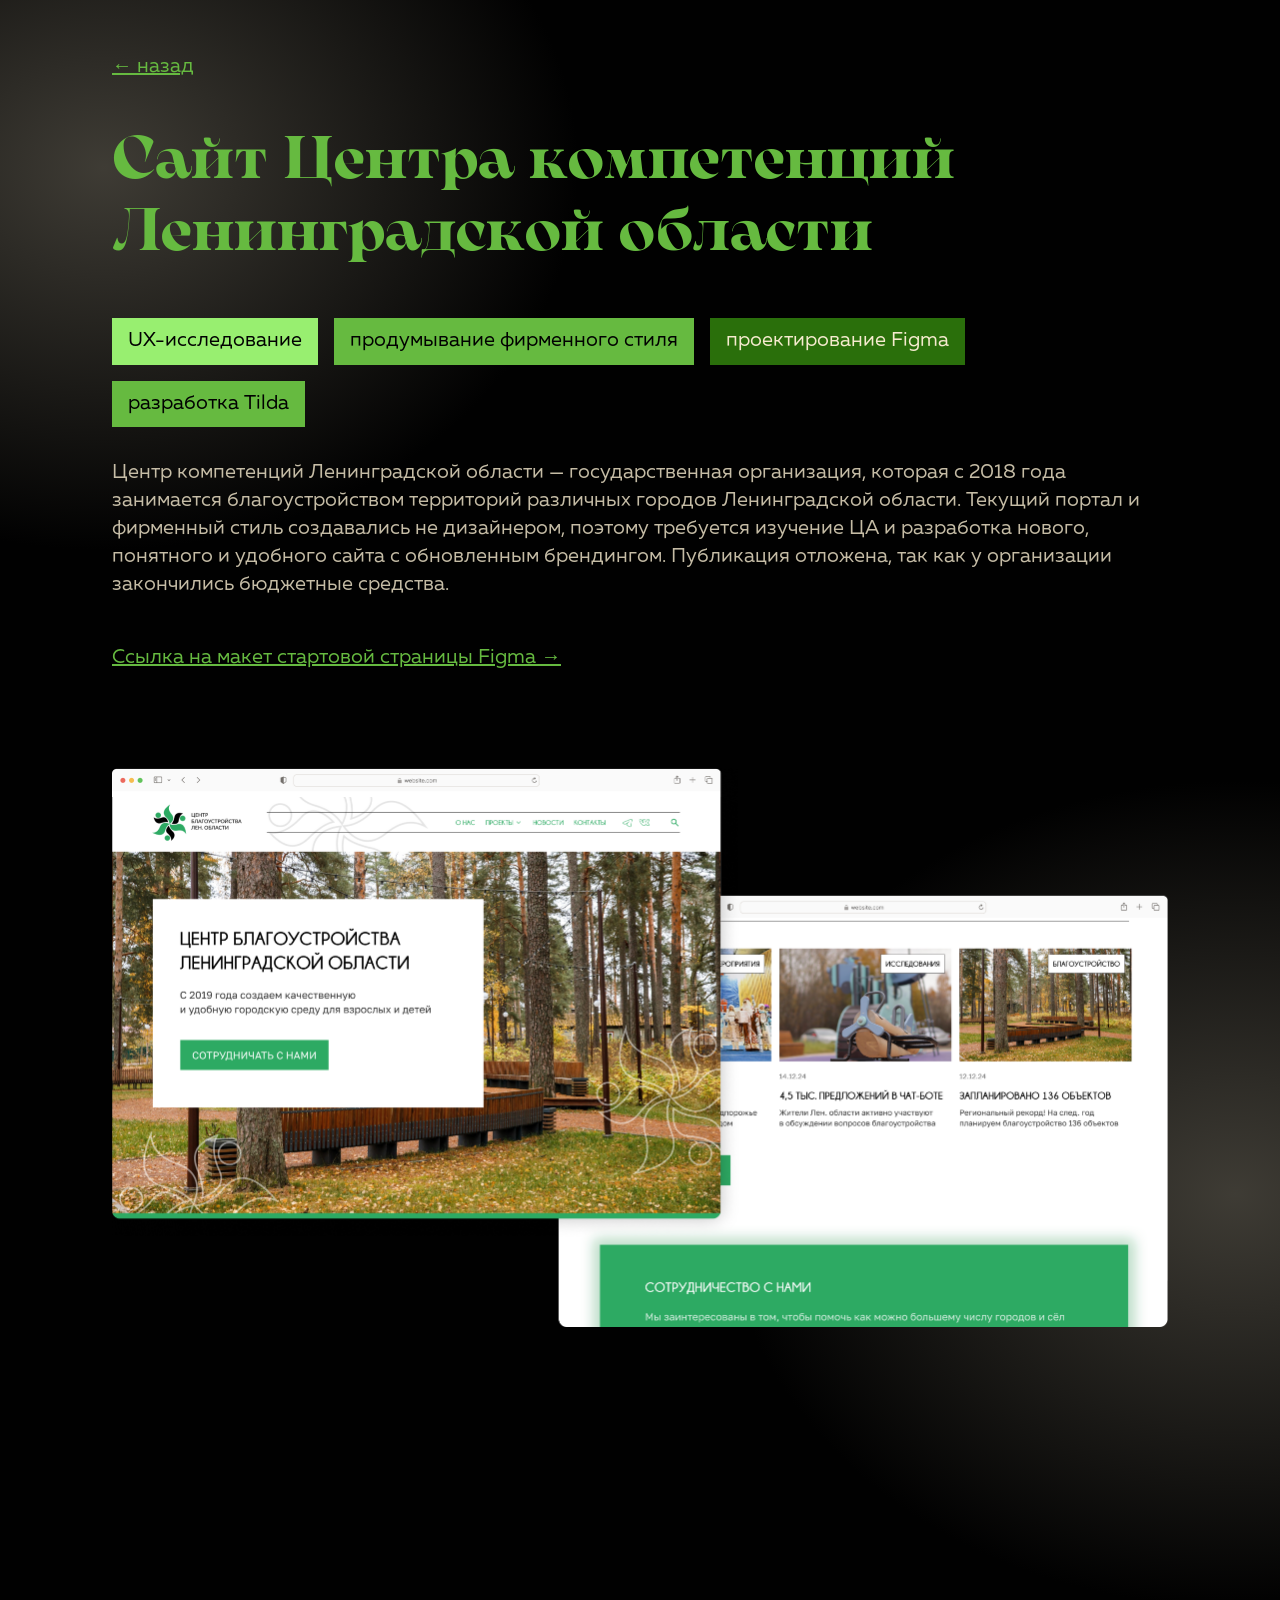
<file: CK.html>
<!DOCTYPE html>
<html lang="rus">
<head>
    <meta charset="UTF-8">
    <meta name="viewport" content="width=device-width, initial-scale=1.0">
    <title>Kuznetsova CV</title>
    <link rel="stylesheet" href="style.css">
</head>
<body>
    <main>

        <article class="des-about">
            <section>
                <a onclick="history.back()"> ← назад</a>
            </section>
            <h1 class="des-header">Сайт Центра компетенций Ленинградской области</h1>
            <section class="skills">
                <div class="light-green">UX-исследование</div>
                <div class="med-green">продумывание фирменного стиля</div>
                <div class="dark-green">проектирование Figma</div>
                <div class="med-green">разработка Tilda</div>
            </section>
            <p class="secondary">Центр компетенций Ленинградской области — государственная организация, которая с 2018 года занимается благоустройством территорий различных городов Ленинградской области. Текущий портал и фирменный стиль создавались не дизайнером, поэтому требуется изучение ЦА и разработка нового, понятного и удобного сайта с обновленным брендингом. Публикация отложена, так как у организации закончились бюджетные средства.</p>
            <section class="links">
                <a href="https://www.figma.com/proto/nhEMz2OIiDSDqcj3iZFJ5l/%D0%A4%D0%B8%D1%80%D0%BC%D0%B5%D0%BD%D0%BD%D1%8B%D0%B9-%D1%81%D1%82%D0%B8%D0%BB%D1%8C?page-id=184%3A2&node-id=312-4215&viewport=-2%2C-55%2C0.26&t=C0dom1Zw8k0FMgSG-1&scaling=min-zoom&content-scaling=fixed">Ссылка на макет стартовой страницы Figma → </a>
            </section>
            <img class="example" src="./img/Example_CK.png">
        </article>
        <svg id="bg1" width="601" height="594" viewBox="0 0 601 594" fill="none" xmlns="http://www.w3.org/2000/svg">
            <rect x="-423" y="-232" width="1024" height="826" fill="url(#paint0_radial_7_9)" fill-opacity="0.25"/>
            <defs>
            <radialGradient id="paint0_radial_7_9" cx="0" cy="0" r="1" gradientUnits="userSpaceOnUse" gradientTransform="translate(89 181) scale(512 413)">
            <stop stop-color="#F6EBCF"/>
            <stop offset="1" stop-color="#010101"/>
            </radialGradient>
            </defs>
        </svg>
        <svg id="bg3" width="557" height="826" viewBox="0 0 557 826" fill="none" xmlns="http://www.w3.org/2000/svg">
                <rect width="1024" height="826" fill="url(#paint0_radial_7_10)" fill-opacity="0.25"/>
                <defs>
                <radialGradient id="paint0_radial_7_10" cx="0" cy="0" r="1" gradientUnits="userSpaceOnUse" gradientTransform="translate(512 413) scale(512 413)">
                <stop stop-color="#F6EBCF"/>
                <stop offset="1" stop-color="#010101"/>
                </radialGradient>
                </defs>
        </svg>
          
    </main>
</body>
</html>
</file>
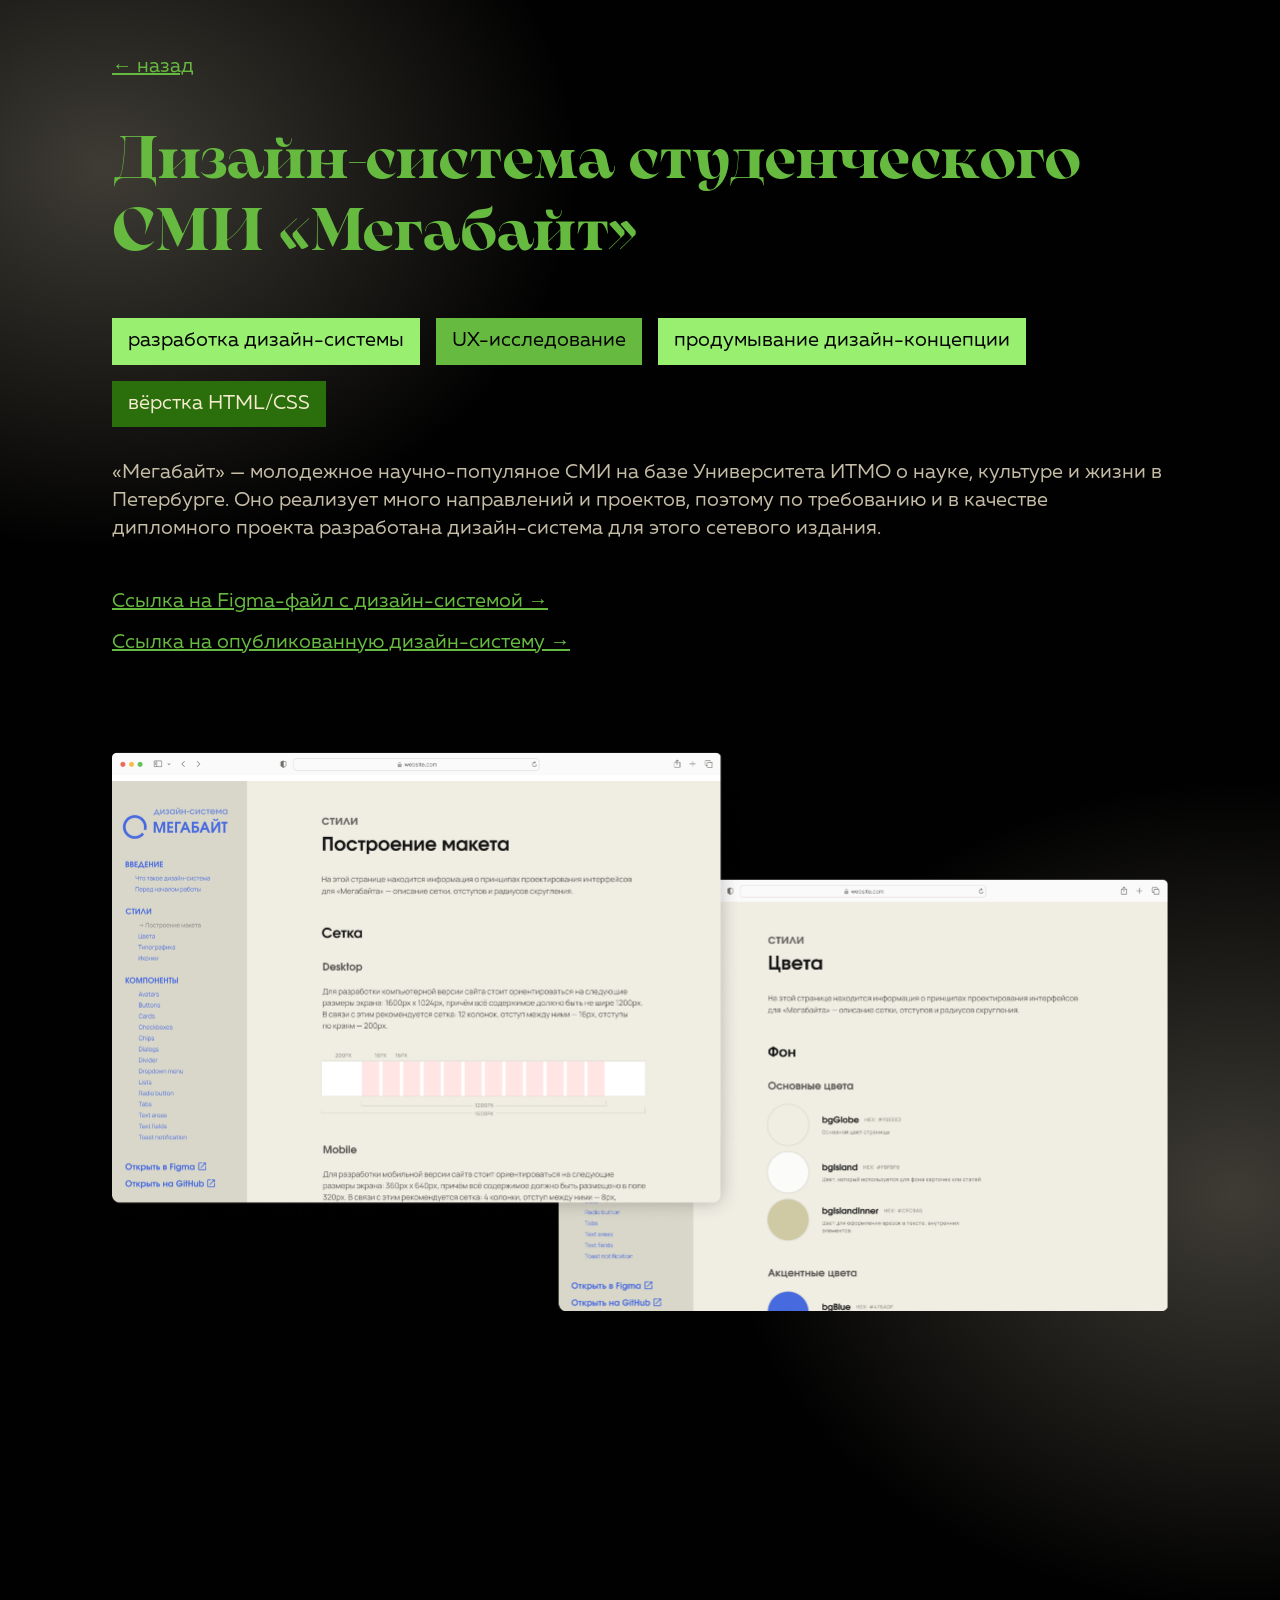
<file: ds-mbradio.html>
<!DOCTYPE html>
<html lang="rus">
<head>
    <meta charset="UTF-8">
    <meta name="viewport" content="width=device-width, initial-scale=1.0">
    <title>Kuznetsova CV</title>
    <link rel="stylesheet" href="style.css">
</head>
<body>
    <main>

        <article class="des-about">
            <section>
                <a onclick="history.back()"> ← назад</a>
            </section>
            <h1 class="des-header">Дизайн-система студенческого СМИ «Мегабайт» </h1>
            <section class="skills">
                <div class="light-green">разработка дизайн-системы</div>
                <div class="med-green">UX-исследование</div>
                <div class="light-green">продумывание дизайн-концепции</div>
                <div class="dark-green">вёрстка HTML/CSS</div>
            </section>
            <p class="secondary">«Мегабайт» — молодежное научно-популяное СМИ на базе Университета ИТМО о науке, культуре и жизни в Петербурге. Оно реализует много направлений и проектов, поэтому по требованию и в качестве дипломного проекта разработана дизайн-система для этого сетевого издания.</p>
            <section class="links">
                <a href="https://www.figma.com/design/OTqh7j7Ep77WPxJnNogBwb/%D0%94%D0%B8%D0%B7%D0%B0%D0%B9%D0%BD-%D1%81%D0%B8%D1%81%D1%82%D0%B5%D0%BC%D0%B0-%D1%81%D0%B5%D1%82%D0%B5%D0%B2%D0%BE%D0%B3%D0%BE-%D0%B8%D0%B7%D0%B4%D0%B0%D0%BD%D0%B8%D1%8F-%C2%AB%D0%9C%D0%B5%D0%B3%D0%B0%D0%B1%D0%B0%D0%B9%D1%82%C2%BB?node-id=2446-5297&t=Zh4wVhgmwrspGH3P-1">Ссылка на Figma-файл с дизайн-системой → </a>
                <a href="https://se.ifmo.ru/~s340388/ds.megabyte/index.html">Ссылка на опубликованную дизайн-систему → </a>
            </section>
            <img class="example" src="./img/Example_ds_mb.png">
        </article>
        <svg id="bg1" width="601" height="594" viewBox="0 0 601 594" fill="none" xmlns="http://www.w3.org/2000/svg">
            <rect x="-423" y="-232" width="1024" height="826" fill="url(#paint0_radial_7_9)" fill-opacity="0.25"/>
            <defs>
            <radialGradient id="paint0_radial_7_9" cx="0" cy="0" r="1" gradientUnits="userSpaceOnUse" gradientTransform="translate(89 181) scale(512 413)">
            <stop stop-color="#F6EBCF"/>
            <stop offset="1" stop-color="#010101"/>
            </radialGradient>
            </defs>
        </svg>
        <svg id="bg3" width="557" height="826" viewBox="0 0 557 826" fill="none" xmlns="http://www.w3.org/2000/svg">
                <rect width="1024" height="826" fill="url(#paint0_radial_7_10)" fill-opacity="0.25"/>
                <defs>
                <radialGradient id="paint0_radial_7_10" cx="0" cy="0" r="1" gradientUnits="userSpaceOnUse" gradientTransform="translate(512 413) scale(512 413)">
                <stop stop-color="#F6EBCF"/>
                <stop offset="1" stop-color="#010101"/>
                </radialGradient>
                </defs>
        </svg>
          
    </main>
</body>
</html>
</file>
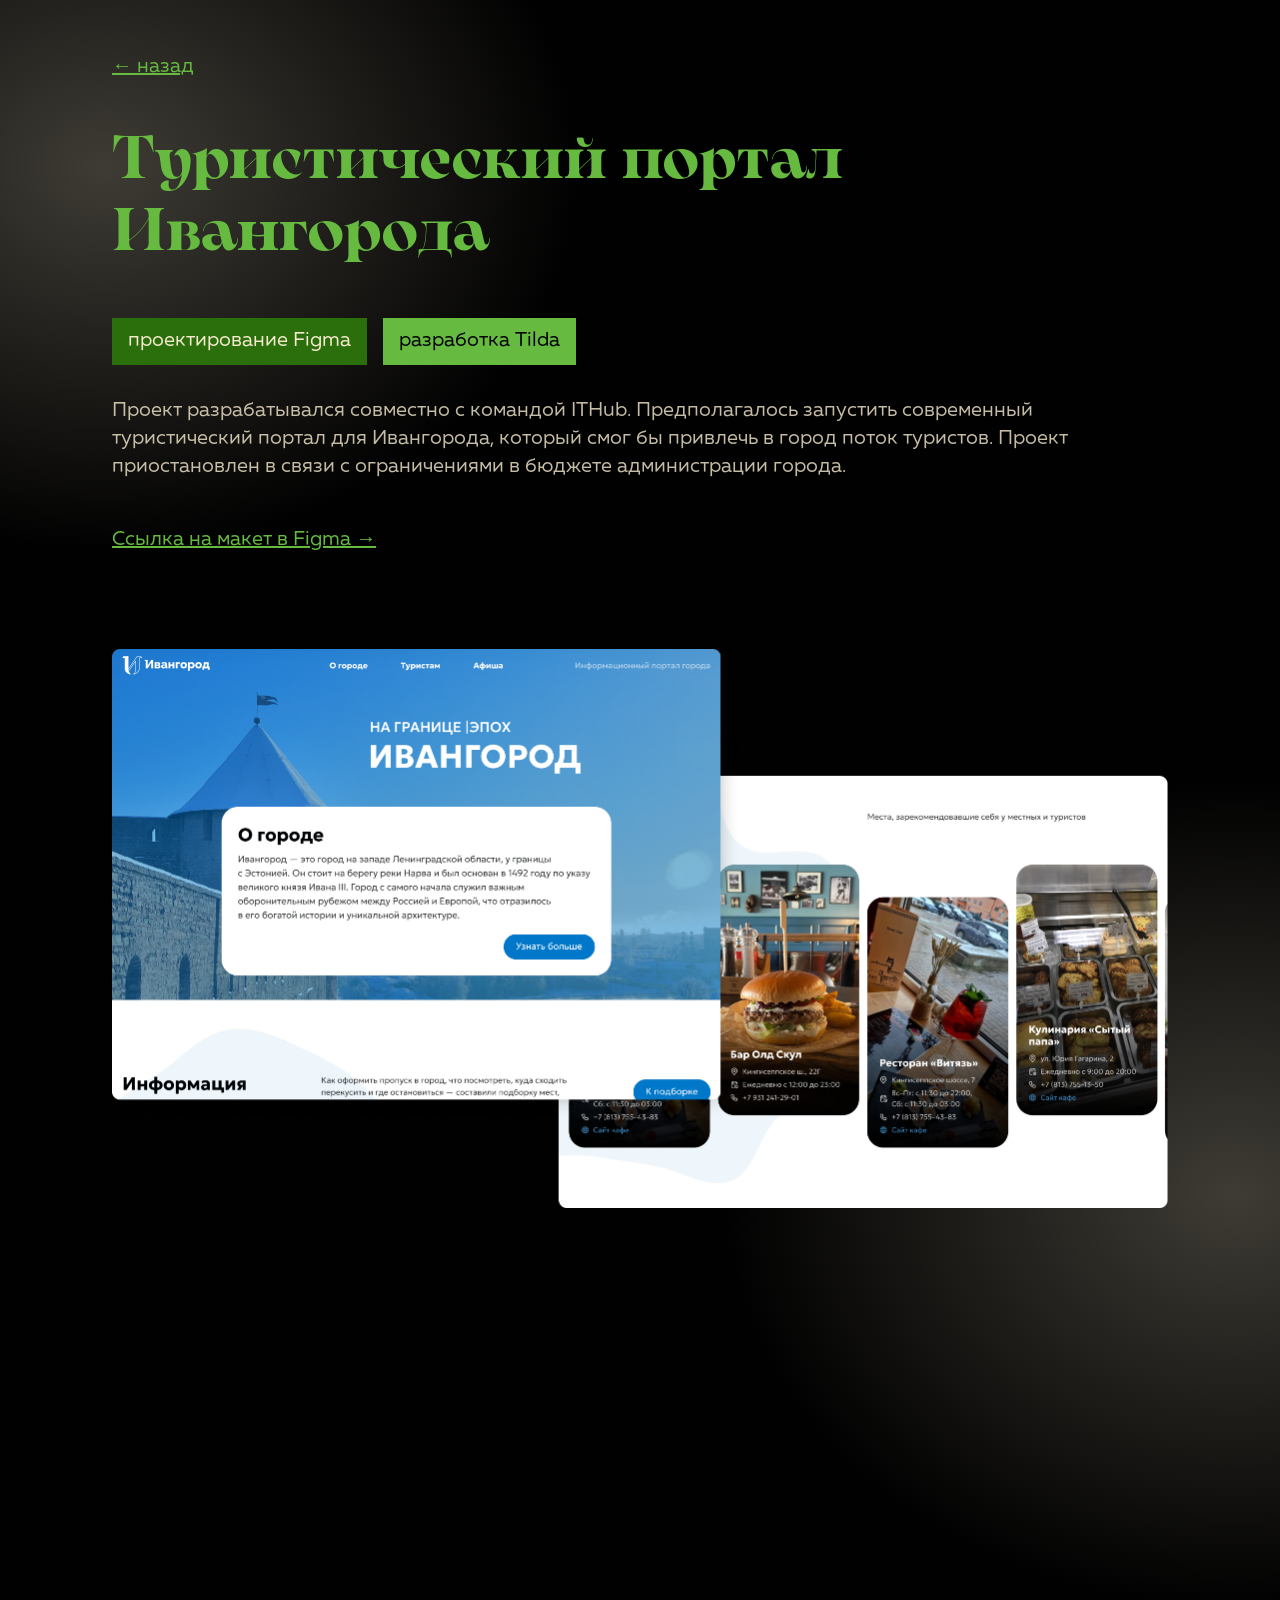
<file: ivangorod.html>
<!DOCTYPE html>
<html lang="rus">
<head>
    <meta charset="UTF-8">
    <meta name="viewport" content="width=device-width, initial-scale=1.0">
    <title>Kuznetsova CV</title>
    <link rel="stylesheet" href="style.css">
</head>
<body>
    <main>

        <article class="des-about">
            <section>
                <a onclick="history.back()"> ← назад</a>
            </section>
            <h1 class="des-header">Туристический портал Ивангорода</h1>
            <section class="skills">
                <div class="dark-green">проектирование Figma</div>
                <div class="med-green">разработка Tilda</div>
            </section>
            <p class="secondary">Проект разрабатывался совместно с командой ITHub. Предполагалось запустить современный туристический портал для Ивангорода, который смог бы привлечь в город поток туристов. Проект приостановлен в связи с ограничениями в бюджете администрации города.</p>
            <section class="links">
                <a href="https://www.figma.com/design/Ty6u3kCSQ5K6wGUJwUBUYq/%D0%A1%D0%B0%D0%B9%D1%82%D1%8B?node-id=220-928">Ссылка на макет в Figma → </a> 
            </section>
            <img class="example" src="./img/Example_Ivangorod.png">
        </article>
        <svg id="bg1" width="601" height="594" viewBox="0 0 601 594" fill="none" xmlns="http://www.w3.org/2000/svg">
            <rect x="-423" y="-232" width="1024" height="826" fill="url(#paint0_radial_7_9)" fill-opacity="0.25"/>
            <defs>
            <radialGradient id="paint0_radial_7_9" cx="0" cy="0" r="1" gradientUnits="userSpaceOnUse" gradientTransform="translate(89 181) scale(512 413)">
            <stop stop-color="#F6EBCF"/>
            <stop offset="1" stop-color="#010101"/>
            </radialGradient>
            </defs>
        </svg>
        <svg id="bg3" width="557" height="826" viewBox="0 0 557 826" fill="none" xmlns="http://www.w3.org/2000/svg">
                <rect width="1024" height="826" fill="url(#paint0_radial_7_10)" fill-opacity="0.25"/>
                <defs>
                <radialGradient id="paint0_radial_7_10" cx="0" cy="0" r="1" gradientUnits="userSpaceOnUse" gradientTransform="translate(512 413) scale(512 413)">
                <stop stop-color="#F6EBCF"/>
                <stop offset="1" stop-color="#010101"/>
                </radialGradient>
                </defs>
        </svg>
          
    </main>
</body>
</html>
</file>
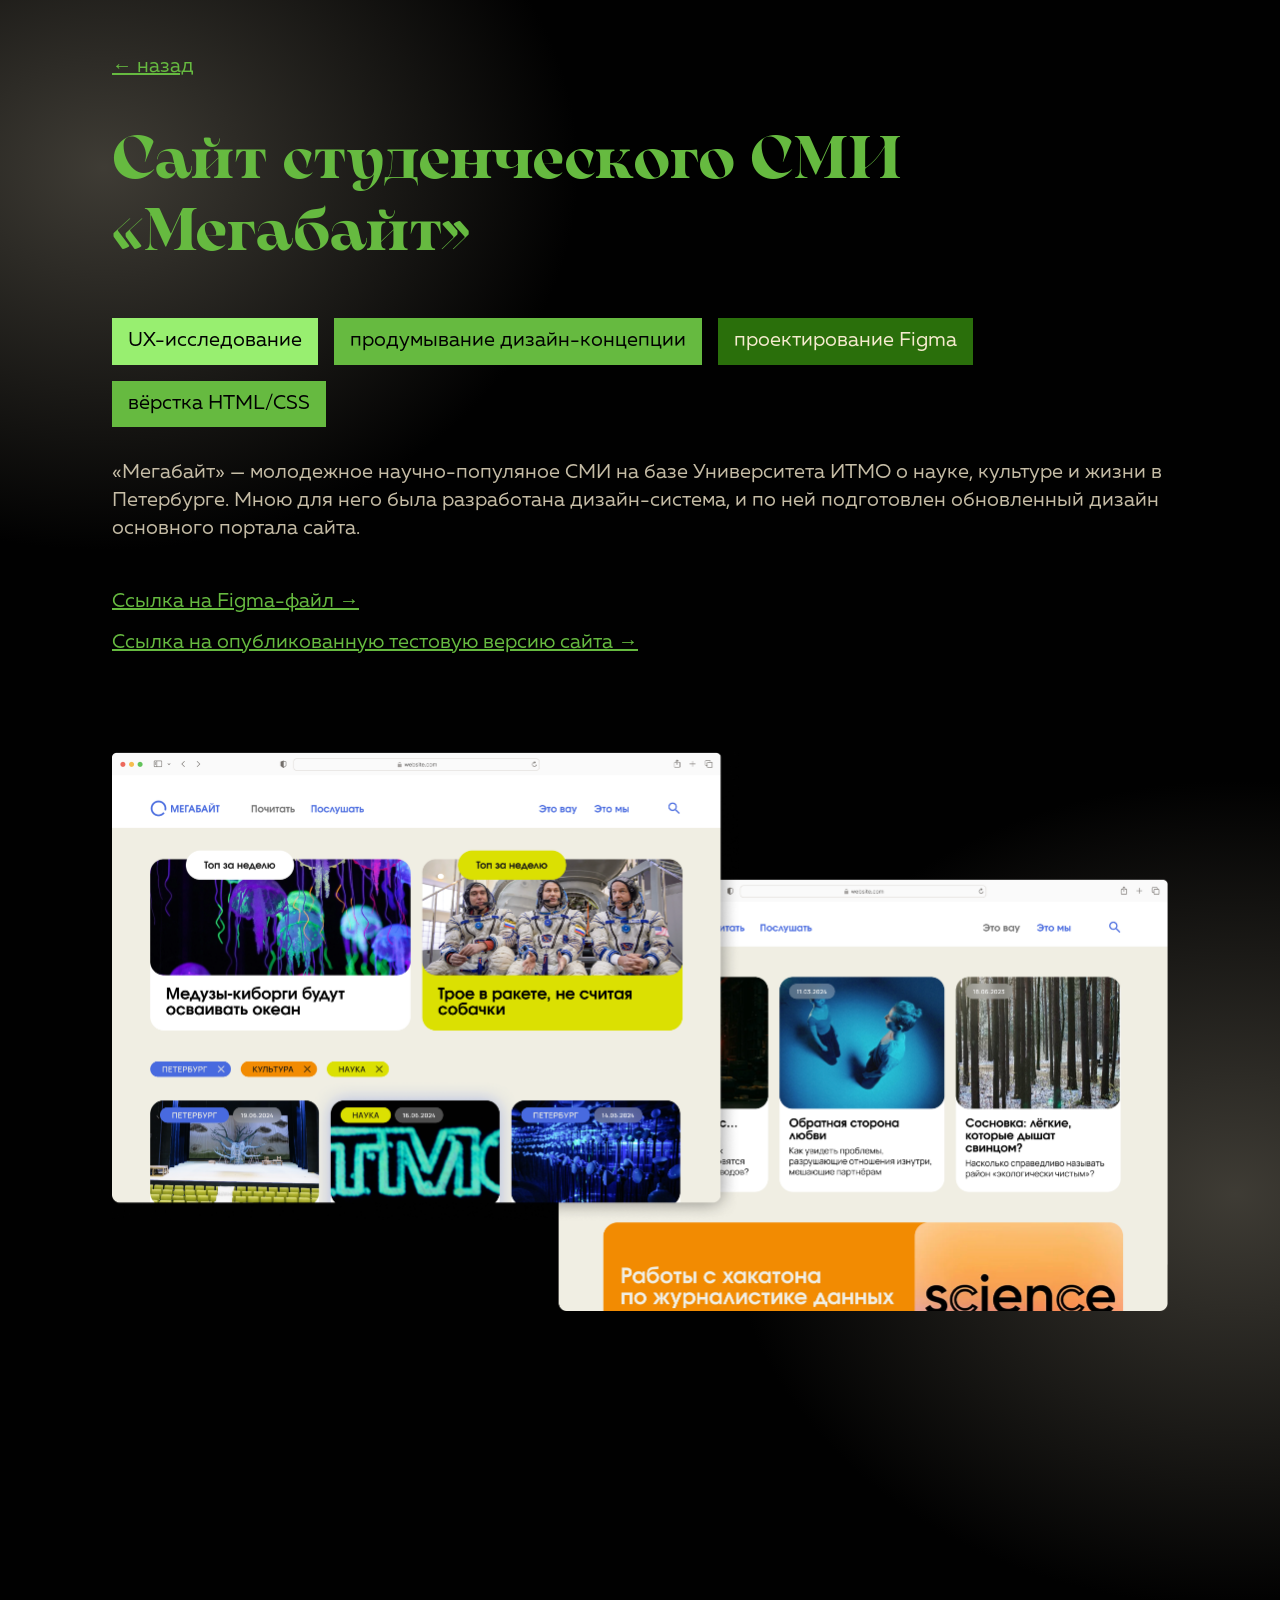
<file: megabyte.html>
<!DOCTYPE html>
<html lang="rus">
<head>
    <meta charset="UTF-8">
    <meta name="viewport" content="width=device-width, initial-scale=1.0">
    <title>Kuznetsova CV</title>
    <link rel="stylesheet" href="style.css">
</head>
<body>
    <main>

        <article class="des-about">
            <section>
                <a onclick="history.back()"> ← назад</a>
            </section>
            <h1 class="des-header">Сайт студенческого СМИ «Мегабайт» </h1>
            <section class="skills">
                <div class="light-green">UX-исследование</div>
                <div class="med-green">продумывание дизайн-концепции</div>
                <div class="dark-green">проектирование Figma</div>
                <div class="med-green">вёрстка HTML/CSS</div>
            </section>
            <p class="secondary">«Мегабайт» — молодежное научно-популяное СМИ на базе Университета ИТМО о науке, культуре и жизни в Петербурге. Мною для него была разработана дизайн-система, и по ней подготовлен обновленный дизайн основного портала сайта.</p>
            <section class="links">
                <a href="https://www.figma.com/design/G7uO3GzuwElATT9Rufs3JS/%D0%92%D0%B5%D0%B1-%D0%BF%D1%80%D0%BE%D0%B5%D0%BA%D1%82%D0%B8%D1%80%D0%BE%D0%B2%D0%B0%D0%BD%D0%B8%D0%B5--%D0%BF%D1%80%D0%BE%D0%B5%D0%BA%D1%82-%C2%AB%D0%9C%D0%B5%D0%B3%D0%B0%D0%B1%D0%B0%D0%B9%D1%82%C2%BB?node-id=0-1&t=7aRm3ZY7tna6PeF1-1">Ссылка на Figma-файл → </a>
                <a href="https://se.ifmo.ru/~s340388/Megabyte/index.html">Ссылка на опубликованную тестовую версию сайта → </a>
            </section>
            <img class="example" src="./img/Example_mb.png">
        </article>
        <svg id="bg1" width="601" height="594" viewBox="0 0 601 594" fill="none" xmlns="http://www.w3.org/2000/svg">
            <rect x="-423" y="-232" width="1024" height="826" fill="url(#paint0_radial_7_9)" fill-opacity="0.25"/>
            <defs>
            <radialGradient id="paint0_radial_7_9" cx="0" cy="0" r="1" gradientUnits="userSpaceOnUse" gradientTransform="translate(89 181) scale(512 413)">
            <stop stop-color="#F6EBCF"/>
            <stop offset="1" stop-color="#010101"/>
            </radialGradient>
            </defs>
        </svg>
        <svg id="bg3" width="557" height="826" viewBox="0 0 557 826" fill="none" xmlns="http://www.w3.org/2000/svg">
                <rect width="1024" height="826" fill="url(#paint0_radial_7_10)" fill-opacity="0.25"/>
                <defs>
                <radialGradient id="paint0_radial_7_10" cx="0" cy="0" r="1" gradientUnits="userSpaceOnUse" gradientTransform="translate(512 413) scale(512 413)">
                <stop stop-color="#F6EBCF"/>
                <stop offset="1" stop-color="#010101"/>
                </radialGradient>
                </defs>
        </svg>
          
    </main>
</body>
</html>
</file>
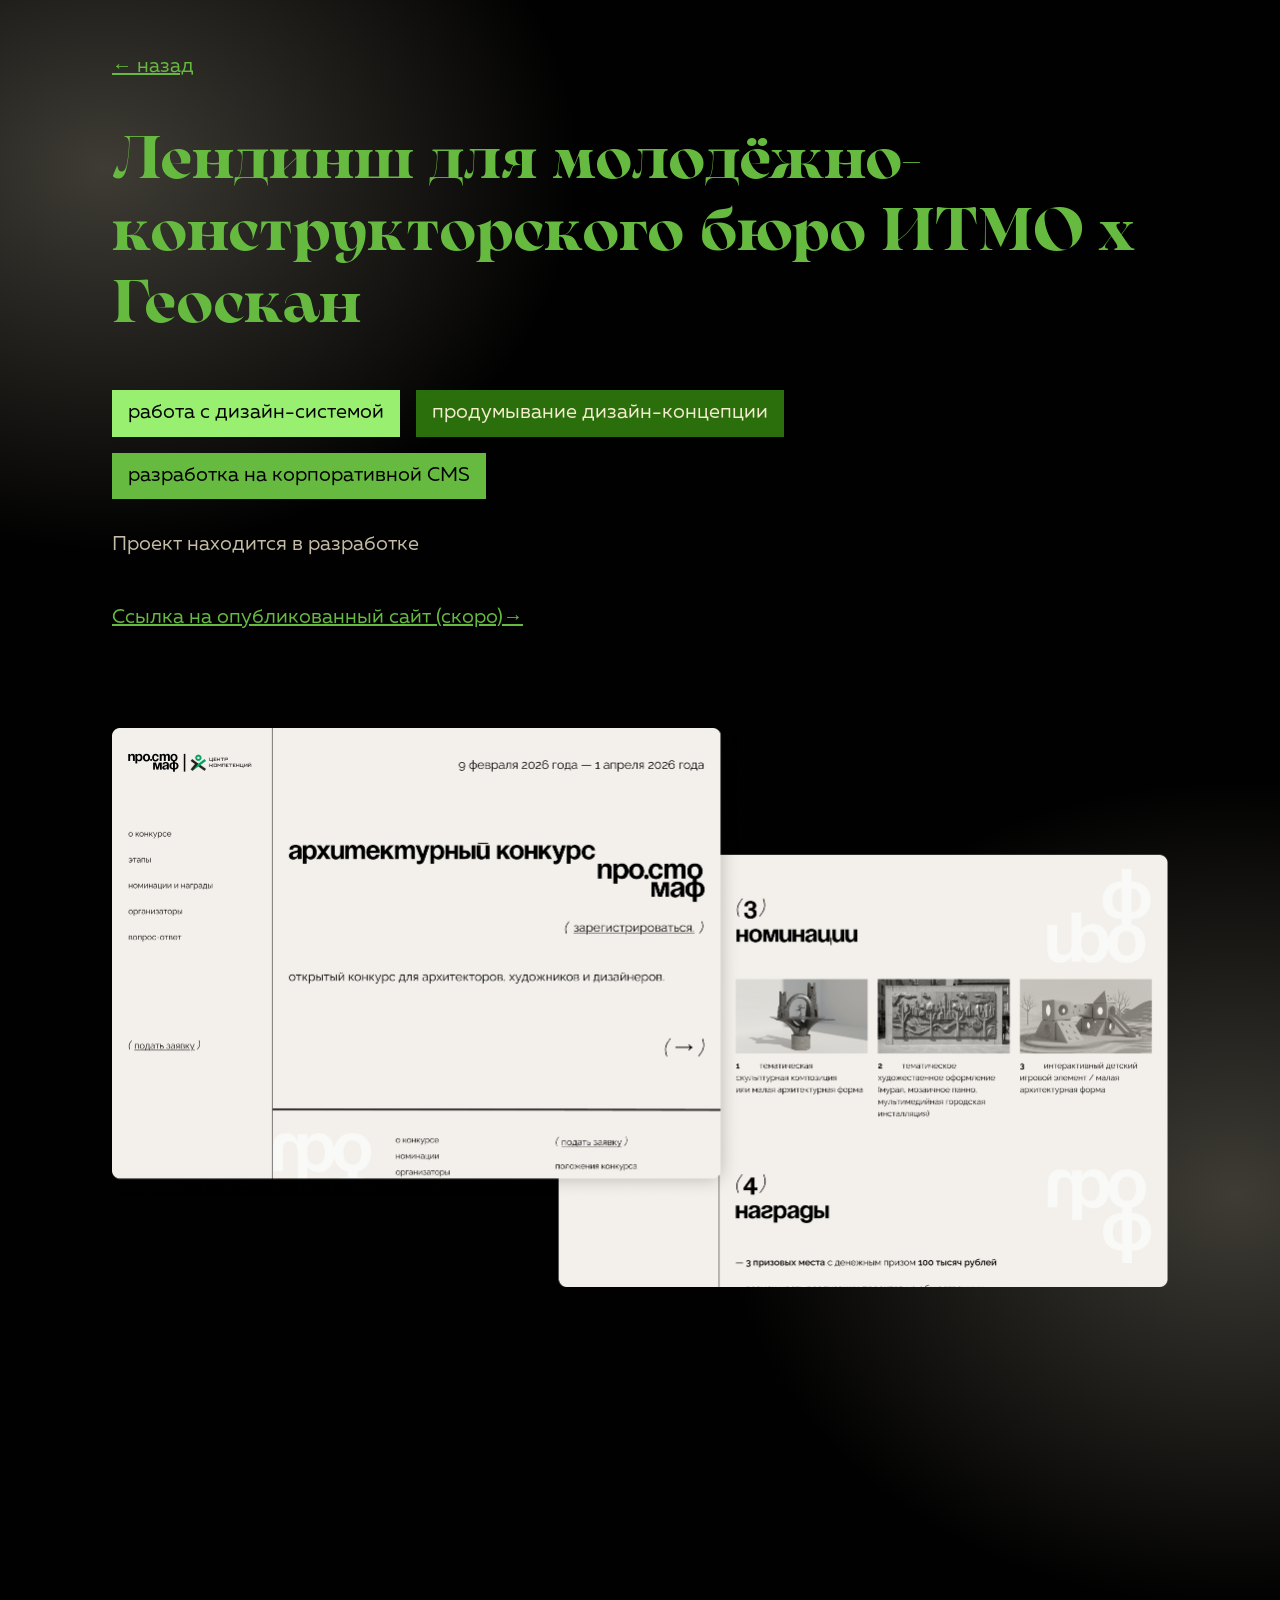
<file: mkb.html>
<!DOCTYPE html>
<html lang="rus">
<head>
    <meta charset="UTF-8">
    <meta name="viewport" content="width=device-width, initial-scale=1.0">
    <title>Kuznetsova CV</title>
    <link rel="stylesheet" href="style.css">
</head>
<body>
    <main>

        <article class="des-about">
            <section>
                <a onclick="history.back()"> ← назад</a>
            </section>
            <h1 class="des-header">Лендинш для молодёжно-конструкторского бюро ИТМО х Геоскан</h1>
            <section class="skills">
                <div class="light-green">работа с дизайн-системой</div>
                <div class="dark-green">продумывание дизайн-концепции</div>
                <div class="med-green">разработка на корпоративной CMS</div>
            </section>
            <p class="secondary">Проект находится в разработке</p>
            <section class="links">
                <a href="https://prostomaf.ru/">Ссылка на опубликованный сайт (скоро)→ </a>
            </section>
            <img class="example" src="./img/Example_PM.png">
        </article>
        <svg id="bg1" width="601" height="594" viewBox="0 0 601 594" fill="none" xmlns="http://www.w3.org/2000/svg">
            <rect x="-423" y="-232" width="1024" height="826" fill="url(#paint0_radial_7_9)" fill-opacity="0.25"/>
            <defs>
            <radialGradient id="paint0_radial_7_9" cx="0" cy="0" r="1" gradientUnits="userSpaceOnUse" gradientTransform="translate(89 181) scale(512 413)">
            <stop stop-color="#F6EBCF"/>
            <stop offset="1" stop-color="#010101"/>
            </radialGradient>
            </defs>
        </svg>
        <svg id="bg3" width="557" height="826" viewBox="0 0 557 826" fill="none" xmlns="http://www.w3.org/2000/svg">
                <rect width="1024" height="826" fill="url(#paint0_radial_7_10)" fill-opacity="0.25"/>
                <defs>
                <radialGradient id="paint0_radial_7_10" cx="0" cy="0" r="1" gradientUnits="userSpaceOnUse" gradientTransform="translate(512 413) scale(512 413)">
                <stop stop-color="#F6EBCF"/>
                <stop offset="1" stop-color="#010101"/>
                </radialGradient>
                </defs>
        </svg>
          
    </main>
</body>
</html>
</file>
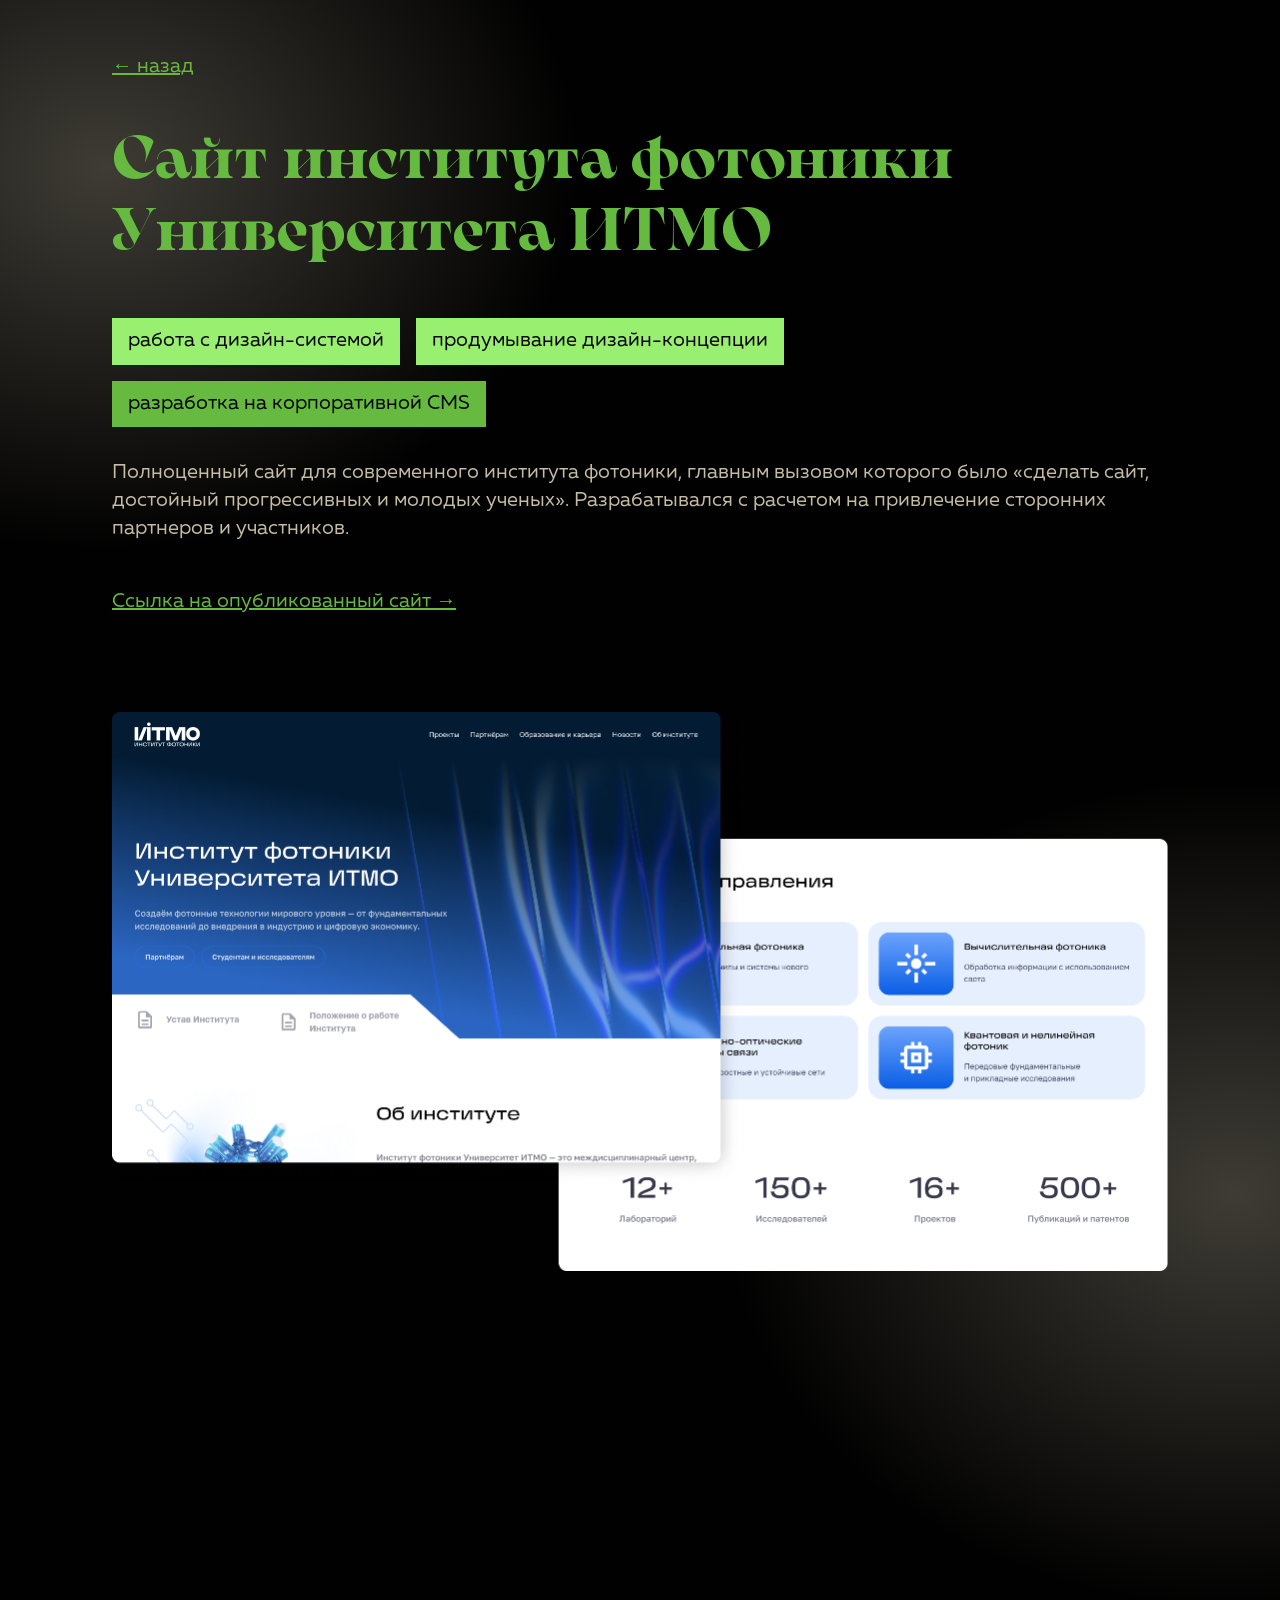
<file: photonics.html>
<!DOCTYPE html>
<html lang="rus">
<head>
    <meta charset="UTF-8">
    <meta name="viewport" content="width=device-width, initial-scale=1.0">
    <title>Kuznetsova CV</title>
    <link rel="stylesheet" href="style.css">
</head>
<body>
    <main>

        <article class="des-about">
            <section>
                <a onclick="history.back()"> ← назад</a>
            </section>
            <h1 class="des-header">Сайт института фотоники Университета ИТМО</h1>
            <section class="skills">
                <div class="light-green">работа с дизайн-системой</div>
                <div class="light-green">продумывание дизайн-концепции</div>
                <div class="med-green">разработка на корпоративной CMS</div>
            </section>
            <p class="secondary">Полноценный сайт для современного института фотоники, главным вызовом которого было «сделать сайт, достойный прогрессивных и молодых ученых». Разрабатывался с расчетом на привлечение сторонних партнеров и участников.</p>
            <section class="links">
                <a href="https://iphotonics.itmo.ru/ru">Ссылка на опубликованный сайт → </a>
            </section>
            <img class="example" src="./img/Example_Photonics.png">
        </article>
        <svg id="bg1" width="601" height="594" viewBox="0 0 601 594" fill="none" xmlns="http://www.w3.org/2000/svg">
            <rect x="-423" y="-232" width="1024" height="826" fill="url(#paint0_radial_7_9)" fill-opacity="0.25"/>
            <defs>
            <radialGradient id="paint0_radial_7_9" cx="0" cy="0" r="1" gradientUnits="userSpaceOnUse" gradientTransform="translate(89 181) scale(512 413)">
            <stop stop-color="#F6EBCF"/>
            <stop offset="1" stop-color="#010101"/>
            </radialGradient>
            </defs>
        </svg>
        <svg id="bg3" width="557" height="826" viewBox="0 0 557 826" fill="none" xmlns="http://www.w3.org/2000/svg">
                <rect width="1024" height="826" fill="url(#paint0_radial_7_10)" fill-opacity="0.25"/>
                <defs>
                <radialGradient id="paint0_radial_7_10" cx="0" cy="0" r="1" gradientUnits="userSpaceOnUse" gradientTransform="translate(512 413) scale(512 413)">
                <stop stop-color="#F6EBCF"/>
                <stop offset="1" stop-color="#010101"/>
                </radialGradient>
                </defs>
        </svg>
          
    </main>
</body>
</html>
</file>
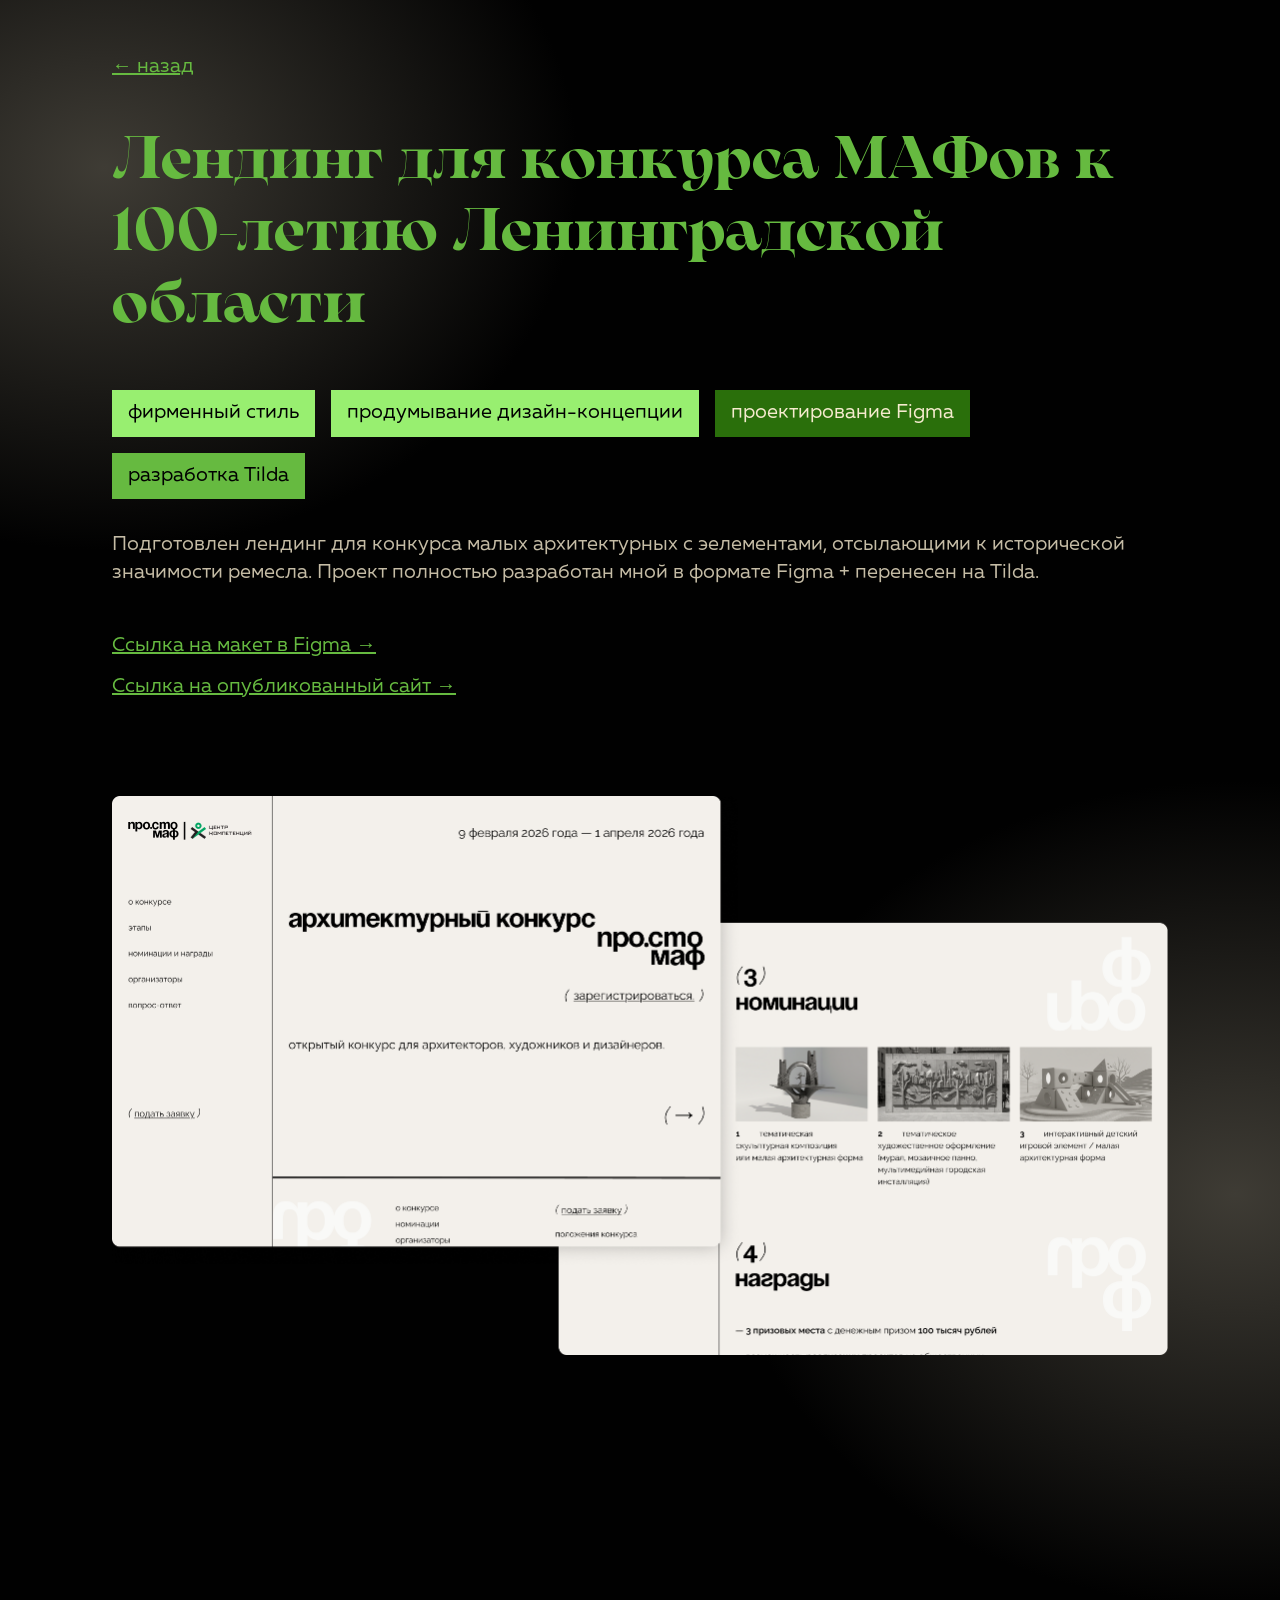
<file: prostomaf.html>
<!DOCTYPE html>
<html lang="rus">
<head>
    <meta charset="UTF-8">
    <meta name="viewport" content="width=device-width, initial-scale=1.0">
    <title>Kuznetsova CV</title>
    <link rel="stylesheet" href="style.css">
</head>
<body>
    <main>

        <article class="des-about">
            <section>
                <a onclick="history.back()"> ← назад</a>
            </section>
            <h1 class="des-header">Лендинг для конкурса МАФов к 100-летию Ленинградской области</h1>
            <section class="skills">
                <div class="light-green">фирменный стиль</div>
                <div class="light-green">продумывание дизайн-концепции</div>
                <div class="dark-green">проектирование Figma</div>
                <div class="med-green">разработка Tilda</div>
            </section>
            <p class="secondary">Подготовлен лендинг для конкурса малых архитектурных с эелементами, отсылающими к исторической значимости ремесла. Проект полностью разработан мной в формате Figma + перенесен на Tilda.</p>
            <section class="links">
                <a href="https://www.figma.com/design/Ty6u3kCSQ5K6wGUJwUBUYq/%D0%A1%D0%B0%D0%B9%D1%82%D1%8B?node-id=59-375">Ссылка на макет в Figma → </a>
                <a href="https://prostomaf.ru/">Ссылка на опубликованный сайт → </a>
            </section>
            <img class="example" src="./img/Example_PM.png">
        </article>
        <svg id="bg1" width="601" height="594" viewBox="0 0 601 594" fill="none" xmlns="http://www.w3.org/2000/svg">
            <rect x="-423" y="-232" width="1024" height="826" fill="url(#paint0_radial_7_9)" fill-opacity="0.25"/>
            <defs>
            <radialGradient id="paint0_radial_7_9" cx="0" cy="0" r="1" gradientUnits="userSpaceOnUse" gradientTransform="translate(89 181) scale(512 413)">
            <stop stop-color="#F6EBCF"/>
            <stop offset="1" stop-color="#010101"/>
            </radialGradient>
            </defs>
        </svg>
        <svg id="bg3" width="557" height="826" viewBox="0 0 557 826" fill="none" xmlns="http://www.w3.org/2000/svg">
                <rect width="1024" height="826" fill="url(#paint0_radial_7_10)" fill-opacity="0.25"/>
                <defs>
                <radialGradient id="paint0_radial_7_10" cx="0" cy="0" r="1" gradientUnits="userSpaceOnUse" gradientTransform="translate(512 413) scale(512 413)">
                <stop stop-color="#F6EBCF"/>
                <stop offset="1" stop-color="#010101"/>
                </radialGradient>
                </defs>
        </svg>
          
    </main>
</body>
</html>
</file>
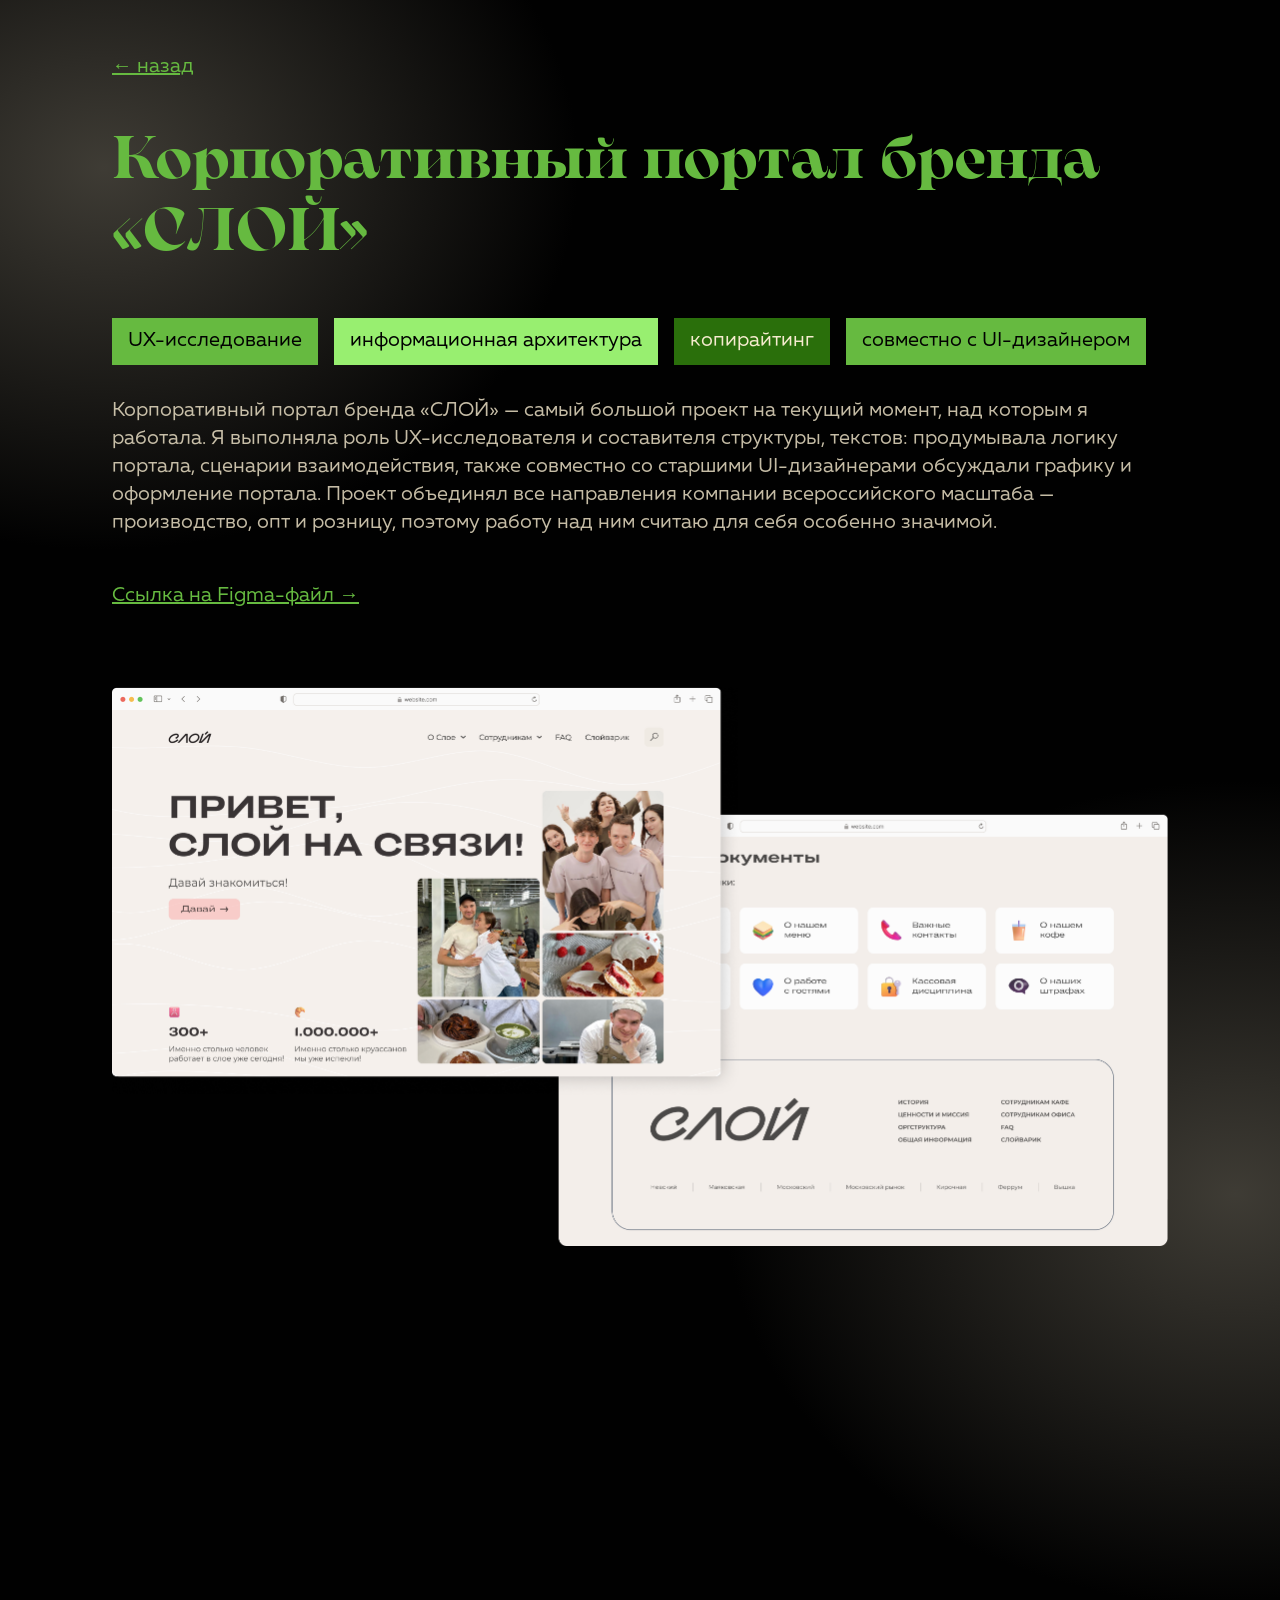
<file: sloy.html>
<!DOCTYPE html>
<html lang="rus">
<head>
    <meta charset="UTF-8">
    <meta name="viewport" content="width=device-width, initial-scale=1.0">
    <title>Kuznetsova CV</title>
    <link rel="stylesheet" href="style.css">
</head>
<body>
    <main>

        <article class="des-about">
            <section>
                <a onclick="history.back()"> ← назад</a>
            </section>
            <h1 class="des-header">Корпоративный портал бренда «СЛОЙ»</h1>
            <section class="skills">
                <div class="med-green">UX-исследование</div>
                <div class="light-green">информационная архитектура</div>
                <div class="dark-green">копирайтинг</div>
                <div class="med-green">совместно с UI-дизайнером</div>
            </section>
            <p class="secondary">Корпоративный портал бренда «СЛОЙ» — самый большой проект на текущий момент, над которым я работала. Я выполняла роль UX-исследователя и составителя структуры, текстов: продумывала логику портала, сценарии взаимодействия, также совместно со&nbsp;старшими UI-дизайнерами обсуждали графику и оформление портала. Проект объединял все направления компании всероссийского масштаба — производство, опт и&nbsp;розницу, поэтому работу над ним считаю для себя особенно значимой. </p>
            <section>
                <a href="https://www.figma.com/design/gyAp4X25dN9MsmnOmcnyVc/%F0%9F%A5%90%D0%A1%D0%9B%D0%9E%D0%99--%D0%BF%D0%BE%D1%80%D1%82%D0%B0%D0%BB%D1%8B-?node-id=0-1&t=kE8jkevMx8DAoLsp-1">Ссылка на Figma-файл → </a>
            </section>
            <img class="example" src="./img/Example_sloy.png">
        </article>
        <svg id="bg1" width="601" height="594" viewBox="0 0 601 594" fill="none" xmlns="http://www.w3.org/2000/svg">
            <rect x="-423" y="-232" width="1024" height="826" fill="url(#paint0_radial_7_9)" fill-opacity="0.25"/>
            <defs>
            <radialGradient id="paint0_radial_7_9" cx="0" cy="0" r="1" gradientUnits="userSpaceOnUse" gradientTransform="translate(89 181) scale(512 413)">
            <stop stop-color="#F6EBCF"/>
            <stop offset="1" stop-color="#010101"/>
            </radialGradient>
            </defs>
        </svg>
        <svg id="bg3" width="557" height="826" viewBox="0 0 557 826" fill="none" xmlns="http://www.w3.org/2000/svg">
                <rect width="1024" height="826" fill="url(#paint0_radial_7_10)" fill-opacity="0.25"/>
                <defs>
                <radialGradient id="paint0_radial_7_10" cx="0" cy="0" r="1" gradientUnits="userSpaceOnUse" gradientTransform="translate(512 413) scale(512 413)">
                <stop stop-color="#F6EBCF"/>
                <stop offset="1" stop-color="#010101"/>
                </radialGradient>
                </defs>
        </svg>
          
    </main>
</body>
</html>
</file>
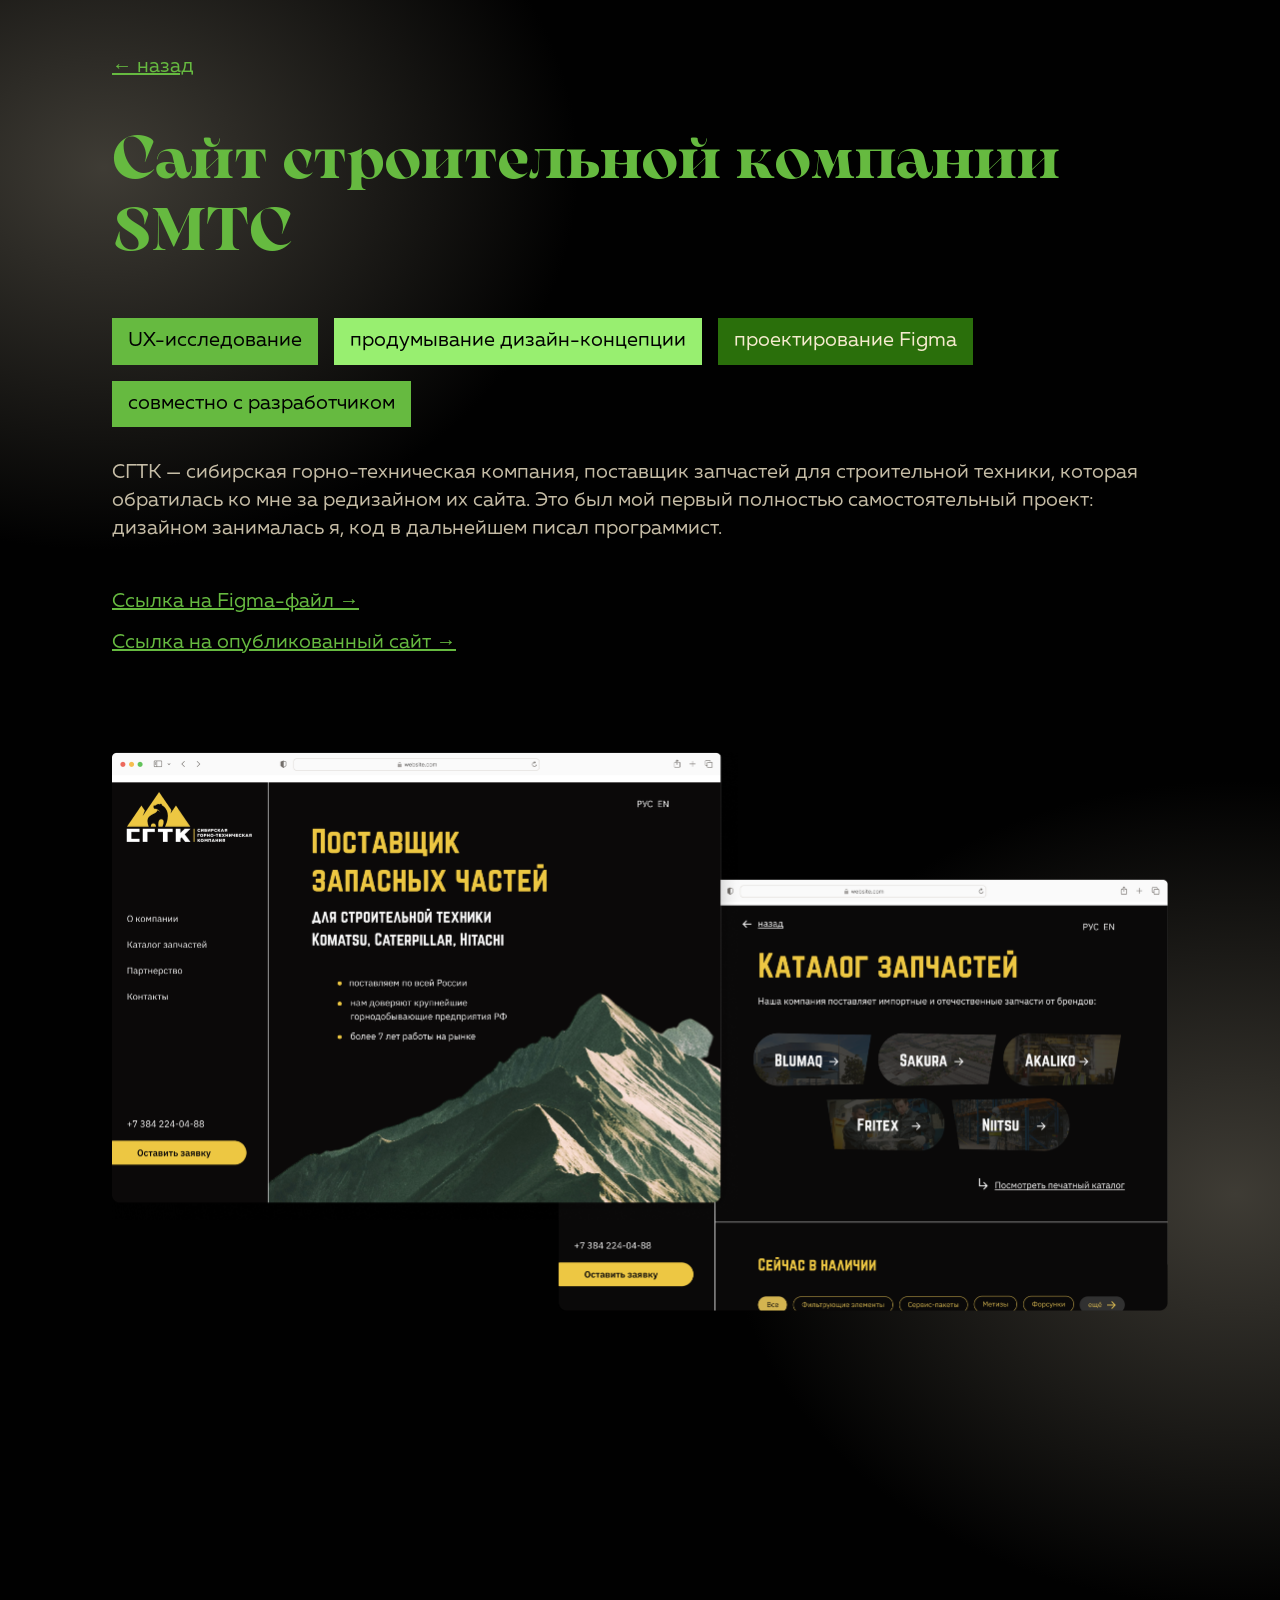
<file: SMTC.html>
<!DOCTYPE html>
<html lang="rus">
<head>
    <meta charset="UTF-8">
    <meta name="viewport" content="width=device-width, initial-scale=1.0">
    <title>Kuznetsova CV</title>
    <link rel="stylesheet" href="style.css">
</head>
<body>
    <main>

        <article class="des-about">
            <section>
                <a onclick="history.back()"> ← назад</a>
            </section>
            <h1 class="des-header">Сайт строительной компании SMTC </h1>
            <section class="skills">
                <div class="med-green">UX-исследование</div>
                <div class="light-green">продумывание дизайн-концепции</div>
                <div class="dark-green">проектирование Figma</div>
                <div class="med-green">совместно с разработчиком</div>
            </section>
            <p class="secondary">СГТК — сибирская горно-техническая компания, поставщик запчастей для строительной техники, которая обратилась ко мне за редизайном их сайта. Это был мой первый полностью самостоятельный проект: дизайном занималась я, код в дальнейшем писал программист. </p>
            <section class="links">
                <a href="https://www.figma.com/design/hX1G7NG4ajiZTtvVJzvMbL/SMTC?node-id=0-1&t=8rJQMbzjMaYF9mtu-1">Ссылка на Figma-файл → </a>
                <a href="https://smtc.global">Ссылка на опубликованный сайт → </a>
            </section>
            <img class="example" src="./img/Example_SMTC.png">
        </article>
        <svg id="bg1" width="601" height="594" viewBox="0 0 601 594" fill="none" xmlns="http://www.w3.org/2000/svg">
            <rect x="-423" y="-232" width="1024" height="826" fill="url(#paint0_radial_7_9)" fill-opacity="0.25"/>
            <defs>
            <radialGradient id="paint0_radial_7_9" cx="0" cy="0" r="1" gradientUnits="userSpaceOnUse" gradientTransform="translate(89 181) scale(512 413)">
            <stop stop-color="#F6EBCF"/>
            <stop offset="1" stop-color="#010101"/>
            </radialGradient>
            </defs>
        </svg>
        <svg id="bg3" width="557" height="826" viewBox="0 0 557 826" fill="none" xmlns="http://www.w3.org/2000/svg">
                <rect width="1024" height="826" fill="url(#paint0_radial_7_10)" fill-opacity="0.25"/>
                <defs>
                <radialGradient id="paint0_radial_7_10" cx="0" cy="0" r="1" gradientUnits="userSpaceOnUse" gradientTransform="translate(512 413) scale(512 413)">
                <stop stop-color="#F6EBCF"/>
                <stop offset="1" stop-color="#010101"/>
                </radialGradient>
                </defs>
        </svg>
          
    </main>
</body>
</html>
</file>
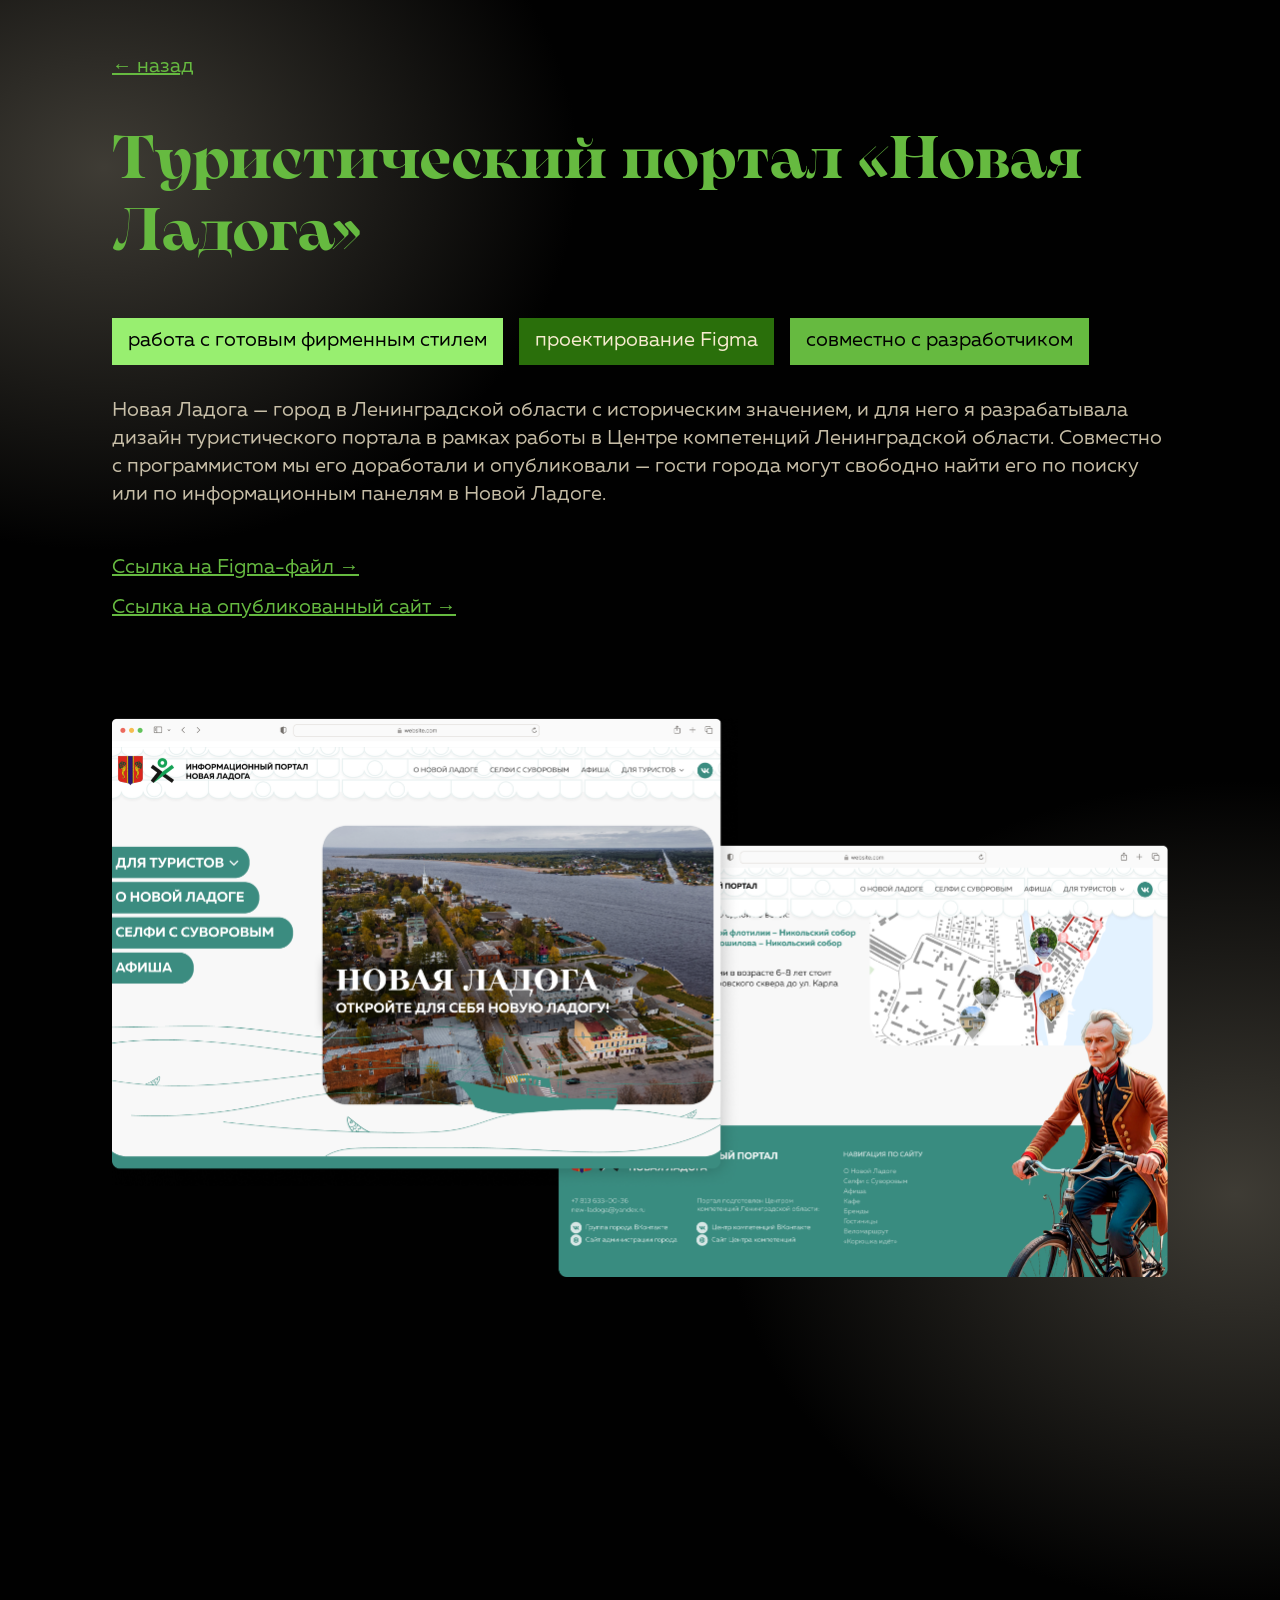
<file: touristic.html>
<!DOCTYPE html>
<html lang="rus">
<head>
    <meta charset="UTF-8">
    <meta name="viewport" content="width=device-width, initial-scale=1.0">
    <title>Kuznetsova CV</title>
    <link rel="stylesheet" href="style.css">
</head>
<body>
    <main>

        <article class="des-about">
            <section>
                <a onclick="history.back()"> ← назад</a>
            </section>
            <h1 class="des-header">Туристический портал «Новая Ладога»</h1>
            <section class="skills">
                <div class="light-green">работа с готовым фирменным стилем</div>
                <div class="dark-green">проектирование Figma</div>
                <div class="med-green">совместно с разработчиком</div>
            </section>
            <p class="secondary">Новая Ладога — город в Ленинградской области с историческим значением, и для него я разрабатывала дизайн туристического портала в рамках работы в Центре компетенций Ленинградской области. Совместно с программистом мы его доработали и опубликовали — гости города могут свободно найти его по поиску или по информационным панелям в Новой Ладоге.</p>
            <section class="links">
                <a href="https://www.figma.com/design/DX03YVx8cnLukGT1QnffDB/%D0%9D%D0%BE%D0%B2%D0%B0%D1%8F-%D0%9B%D0%B0%D0%B4%D0%BE%D0%B3%D0%B0?node-id=0-1&t=3OSt9ddreHliKD7h-1">Ссылка на Figma-файл → </a>
                <a href="https://ladoganew.ru/">Ссылка на опубликованный сайт → </a>
            </section>
            <img class="example" src="./img/Example_ladoga.png">
        </article>
        <svg id="bg1" width="601" height="594" viewBox="0 0 601 594" fill="none" xmlns="http://www.w3.org/2000/svg">
            <rect x="-423" y="-232" width="1024" height="826" fill="url(#paint0_radial_7_9)" fill-opacity="0.25"/>
            <defs>
            <radialGradient id="paint0_radial_7_9" cx="0" cy="0" r="1" gradientUnits="userSpaceOnUse" gradientTransform="translate(89 181) scale(512 413)">
            <stop stop-color="#F6EBCF"/>
            <stop offset="1" stop-color="#010101"/>
            </radialGradient>
            </defs>
        </svg>
        <svg id="bg3" width="557" height="826" viewBox="0 0 557 826" fill="none" xmlns="http://www.w3.org/2000/svg">
                <rect width="1024" height="826" fill="url(#paint0_radial_7_10)" fill-opacity="0.25"/>
                <defs>
                <radialGradient id="paint0_radial_7_10" cx="0" cy="0" r="1" gradientUnits="userSpaceOnUse" gradientTransform="translate(512 413) scale(512 413)">
                <stop stop-color="#F6EBCF"/>
                <stop offset="1" stop-color="#010101"/>
                </radialGradient>
                </defs>
        </svg>
          
    </main>
</body>
</html>
</file>
<file: style.css>
@font-face {
	font-family: 'Muller-Bold';
	src: url('fonts/muller-bold.eot'); /* IE 9 Compatibility Mode */
	src: url('fonts/muller-bold.eot?#iefix') format('embedded-opentype'), /* IE < 9 */
		url('fonts/muller-bold.woff2') format('woff2'), /* Super Modern Browsers */
		url('fonts/muller-bold.woff') format('woff'), /* Firefox >= 3.6, any other modern browser */
		url('fonts/muller-bold.ttf') format('truetype'), /* Safari, Android, iOS */
		url('fonts/muller-bold.svg#muller-bold') format('svg'); /* Chrome < 4, Legacy iOS */
}

@font-face {
	font-family: 'Muller-Regular';
	src: url('fonts/muller-regular.eot'); /* IE 9 Compatibility Mode */
	src: url('fonts/muller-regular.eot?#iefix') format('embedded-opentype'), /* IE < 9 */
		url('fonts/muller-regular.woff2') format('woff2'), /* Super Modern Browsers */
		url('fonts/muller-regular.woff') format('woff'), /* Firefox >= 3.6, any other modern browser */
		url('fonts/muller-regular.ttf') format('truetype'), /* Safari, Android, iOS */
		url('fonts/muller-regular.svg#muller-regular') format('svg'); /* Chrome < 4, Legacy iOS */
}

@font-face {
	font-family: 'ArsenicaAlt-Bold';
	src: url('fonts/arsenicaalt-bold.eot'); /* IE 9 Compatibility Mode */
	src: url('fonts/arsenicaalt-bold.eot?#iefix') format('embedded-opentype'), /* IE < 9 */
		url('fonts/arsenicaalt-bold.woff2') format('woff2'), /* Super Modern Browsers */
		url('fonts/arsenicaalt-bold.woff') format('woff'), /* Firefox >= 3.6, any other modern browser */
		url('fonts/arsenicaalt-bold.ttf') format('truetype'), /* Safari, Android, iOS */
		url('fonts/arsenicaalt-bold.svg#arsenicaalt-bold') format('svg'); /* Chrome < 4, Legacy iOS */
}

body {
    font-family: "Muller-Regular";
    color: #F6EBCF;
    background-color: #010101;
    max-width: 1056px;
    margin: 0 auto;
    line-height: 140%;
}

#bg1 {
    position: absolute;
    height: 550px;
    width: 600px;
    z-index: -1;
    top:0px;
    left:0px;
}
#bg2 {
    position: absolute;
    z-index: -2;
    top: 246px;
}
#bg3 {
    position: absolute;
    z-index: -1;
    right: 0px;
    top: 781px; 
}
#bg4 {
    position: absolute;
    z-index: -1;
    left: 0px;
    top: 1220px; 
}
#bg5 {
    position: absolute;
    z-index: -1;
    top: 2070px; 
    right: 0px;
}
#bg6 {
    position: absolute;
    z-index: -1;
    top: 2767px; 
    right: 0px;
}
#bg7 {
    position: absolute;
    z-index: -1;
    top: 3284px; 
    left: 0px;
}

#bg8 {
    position: absolute;
    z-index: -1;
    top: 4527px; 
    right: 0px;
}

h1, h2, h3 {
    font-family: "ArsenicaAlt-Bold";
    margin: 0 auto;
    line-height: 120%;
}
h1 {
    font-size: 60px;
    color: #010101;
}

h2 {
    font-size: 44px;
    color: #66BA40;
}
h3 {
    font-size: 30px;
    color: #66BA40;
}
h4 {
    font-size: 22px;
    font-weight: 400;
    margin: 0 auto;
}

p {
    margin: 0 0;
}

p .small {
    font-size: 16px;
}

nav {
    margin: 36px 0 64px 0;
    margin-left: 5%;
  }
nav ul {
    display: flex;
    list-style: none;
}
nav li a {
    display: block;
    color: white;
    text-align: center;
    padding: 12px 16px;
    margin: 0 16px;
    color: #66BA40;
    border: 1px solid #66BA40;
    text-decoration: none;
    font-size: 18px;
}
nav li a:hover {
    background-color: #66BA40;
    color: #010101;
}
.about {
    background-color: #F6EBCF;
    width: 1056;
    height: 394;
    padding: 32px 32px;
    border-radius: 30px;
    color: #010101;
    display: flex;
}
.about-right {
    margin-left: 32px;
}

.about ul {
    display: flex;
    list-style: none;
    align-items: flex-start;
    padding: 0 0;
    margin: 24px 0 16px 0;
}

.about li {
    display: block;
    color: white;
    text-align: center;
    padding: 12px 16px;
    color: #66BA40;
    background-color: #010101;
    font-size: 18px;
    margin-right: 12px;
}

.secondary {
    opacity: 80%;
    margin: 0px 0px 32px 0px;
    width: 560px;
}

.location {
    display: flex;
    margin: 12px 0 0 0;
}
.local {
    padding-right: 4px;
}
.contacts {
    display: flex;
    justify-content: space-between;
}
.socials svg{
    padding-left: 6px;
}

.icon:hover {
    fill: #5e5e5e;
}

article {
    margin-bottom: 80px;
}

section {
    margin-top: 48px;
    display: flex;
}

article section:first-of-type {
    margin-top: 56px;
}

section h3 {
    margin-bottom: 16px;
}

section h4 {
    margin-bottom: 24px;
}

section a {
    font-weight: 400;
    color: #66BA40;
    text-decoration: underline;
}

section a:hover {
    font-family: "Muller-Bold";
    color: #66BA40;
    text-decoration: none;
}

section p {
    margin-bottom: 24px;
}
section ul {
    margin: 0 0 24px 0;
}

section ul a {
    color: #F6EBCF;
}

.work-left {
    width: 30%;
}
.work-right {
    width: 70%;
}

span {
    color: #66BA40;
    font-family: "Muller-Bold";
    margin-bottom: 12px;
}

.slider {
    min-width: 100%;
    min-height: 374px;
    overflow-x: auto;
    margin-bottom: 48px;
}

.card {
    min-width: 520px;
    margin-right: 16px;
    background-color: #F6EBCF;
    border-radius: 30px;
    display: flex;
    flex-direction: column;
    flex-wrap: nowrap;
}

.swipe {
    float: inline-end;
    display: flex;
    align-items: center;
}

.swipe-icon {
    padding-right: 16px;
}

.card h4 {
    color: #010101;
    margin: 0 0;
}

.card-head {
    display: flex;
    margin: 20px 20px 0 20px;
    justify-content: space-between;
}

.card img {
    margin: 0 0;
    width: 428px;
    height: 274px;
    margin-left: 92px;
    margin-top: 27px;
    border-bottom-right-radius: 30px;
    box-shadow: -2px -2px 30px 0px rgba(0, 0, 0, 0.25)
}

#designs {
    margin-bottom: 153px;
}

.project h4 {
    font-family: "Muller-Bold";
    color: #66BA40;
}

.project-link {
    display: flex;
}

.project-link p {
    padding-right: 6px;
}

.skills {
    flex-direction: row;
    flex-wrap: wrap;
}
.skills div {
    padding: 12px 16px;
    margin: 0 16px 16px 0;
}

.med-green {
    background-color: #66BA40;
    color: #010101;
}

.dark-green {
    background-color: #2A6F0B;
}

.light-green {
    background-color: #98EF70;
    color: #010101;
}

.bej {
    background-color: #F6EBCF;
    color: #010101;
}

.programms {
    flex-direction: row;
    width: 100%;
}

.programm {
    width: 520px;
    height: 190px;
    color: #010101;
    background-color: #F6EBCF;
    border-radius: 30px;
    padding: 20px 0 0 24px;
    margin-right: 16px;
}

.programm h4 {
    margin-bottom: 16px;
}

button {
    min-width: 100%;
    padding: 12px 0 12px 0;
    margin-bottom: 200px;
    border-radius: 0px;
    background-color: #010101;
    color: #66BA40;
    border: 1px solid #66BA40;
    text-decoration: none;
    font-size: 18px;
}

button:hover {
    background-color: #66BA40;
    color: #010101;
    cursor: pointer;
}

.des-header {
    margin-top: 48px;
    color: #66BA40;
}

.des-about {

    .secondary {
        opacity: 80%;
        margin-top: 16px;
        margin-bottom: 0px;
        font-size: 20px;
        width: 1056px;
        line-height: 140%;
        background-color: none;
    }

    .skills {
        margin-top: 48px;
        font-size: 20px;
    }

    a {
        font-size: 20px;
    }

}
.example {
    margin-top: 80px;
    width: 1056px;
}

.card-button {
    text-decoration: none;
}

.links {
    display: flex;
    flex-direction: column;

    a {
        margin-bottom: 18px;
    }
}

@media (max-width: 480px) {

    body {
        margin-left: 12px;
        margin-right: 12px;
    }
    h1 {
        font-size: 29px;
    }

    h2 {
        font-size: 22px;
    }

    h3 {
        font-size: 19px;
    }

    h4 {
        font-size: 16px;
    }

    p {
        font-size: 16px;
    }

    .small {
        font-size: 14px;
    }

    ul {
        display: flex;
        flex-direction: column;
        
    }
    li {
        margin-bottom: 8px;
    }

    header {
        nav {
            margin-left: 0px;
        }
        ul {
            padding-left: 0px;
        }
    }

    .about {
        display: flex;
        flex-direction: column;
    }

    .about-right {
        margin-left: 0px;
        width: 100%;

        p {
            width: 100%;
        }
    }

    #bg2, #bg4, #bg6, #bg7, #bg8 {
        display: none;
    } 

    article section:first-of-type {
    margin-top: 32px;
    }

    section {
        width: 100%;
        margin-top: 24px;
        flex-direction: column;
    }

    .slider {
        flex-direction: row;
        min-width: 100%;
        min-height: 374px;
        overflow-x: auto;
        margin-bottom: 48px;
    }

    .work-left {
        width: 100%;
    }
    .work-right {
        width: 100%;
    }

    .programm {
        width: 100%;
        margin-bottom: 12px;
        padding-left: 18px; 

        h4 {
            margin-bottom: 8px;
        }
        ul {
            padding-left: 18px;
        }
    }

    .programms {
        flex-direction: column;
    }


}
</file>
